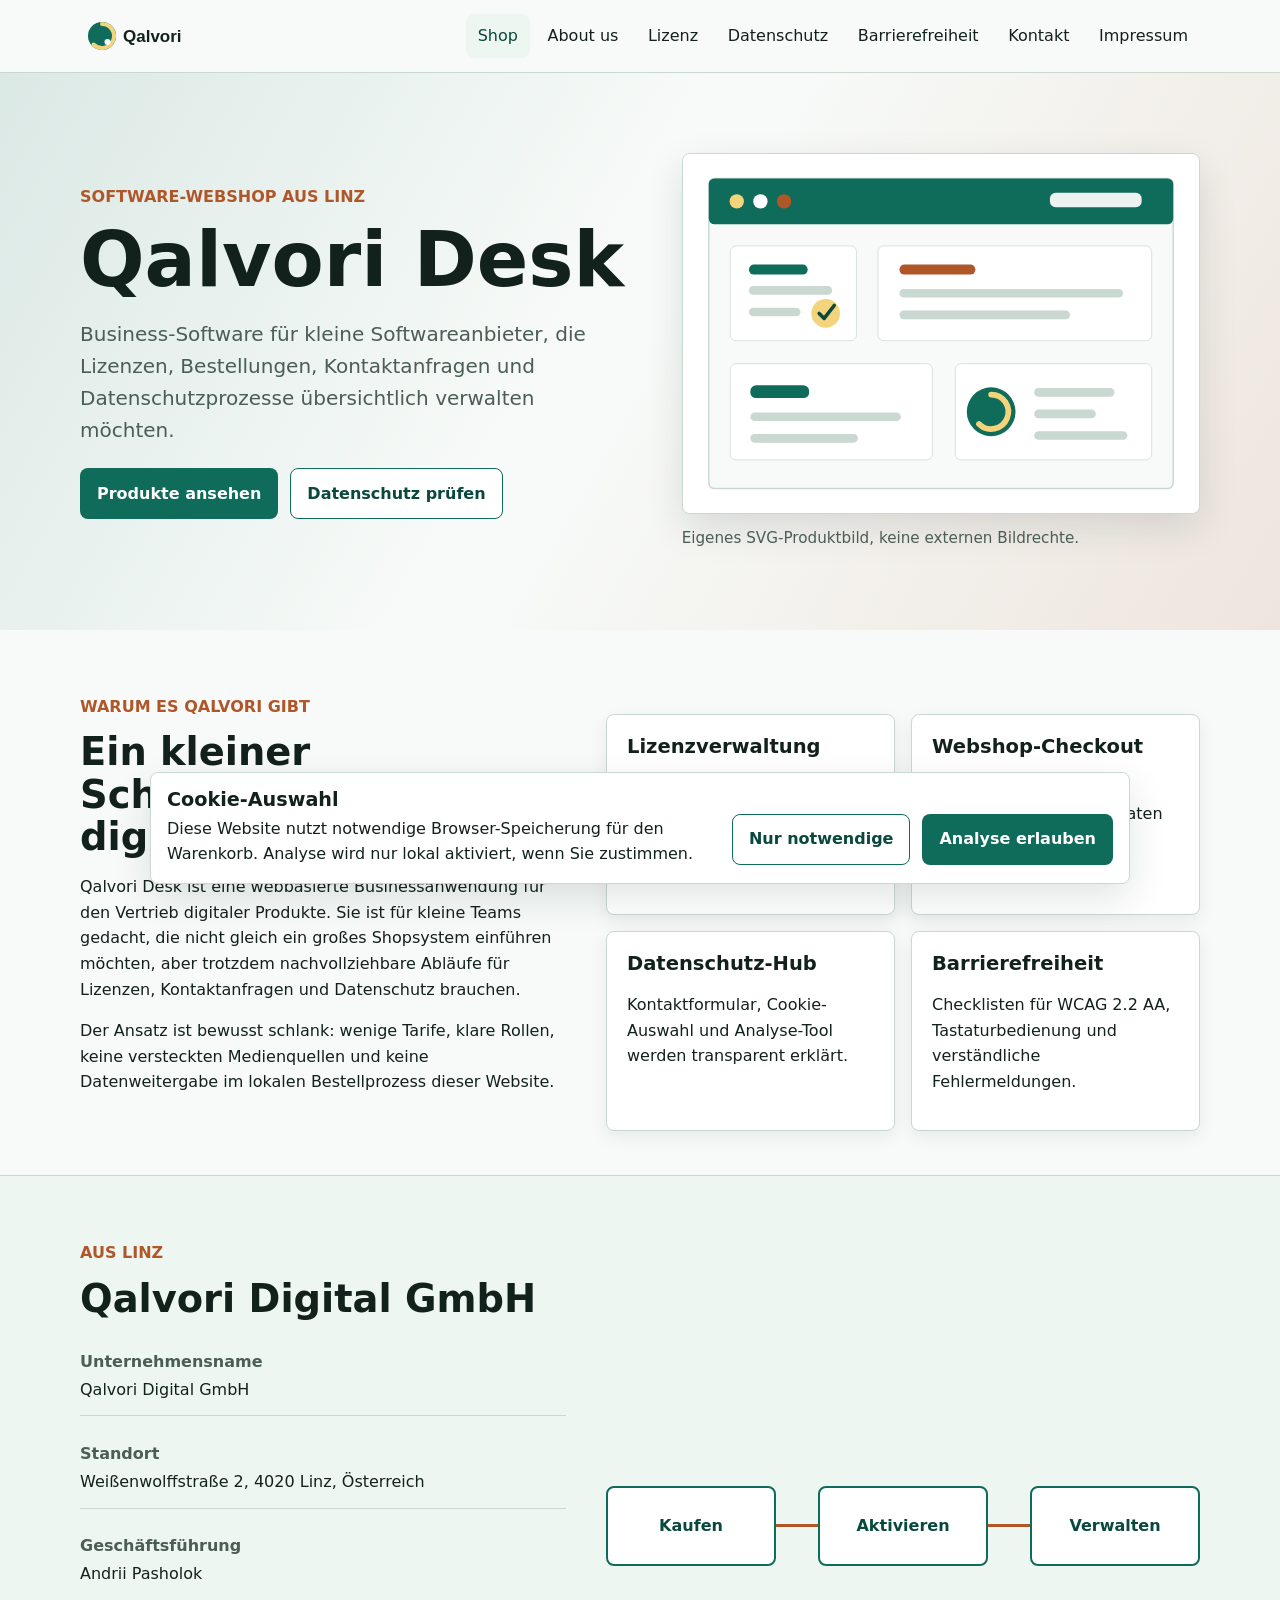
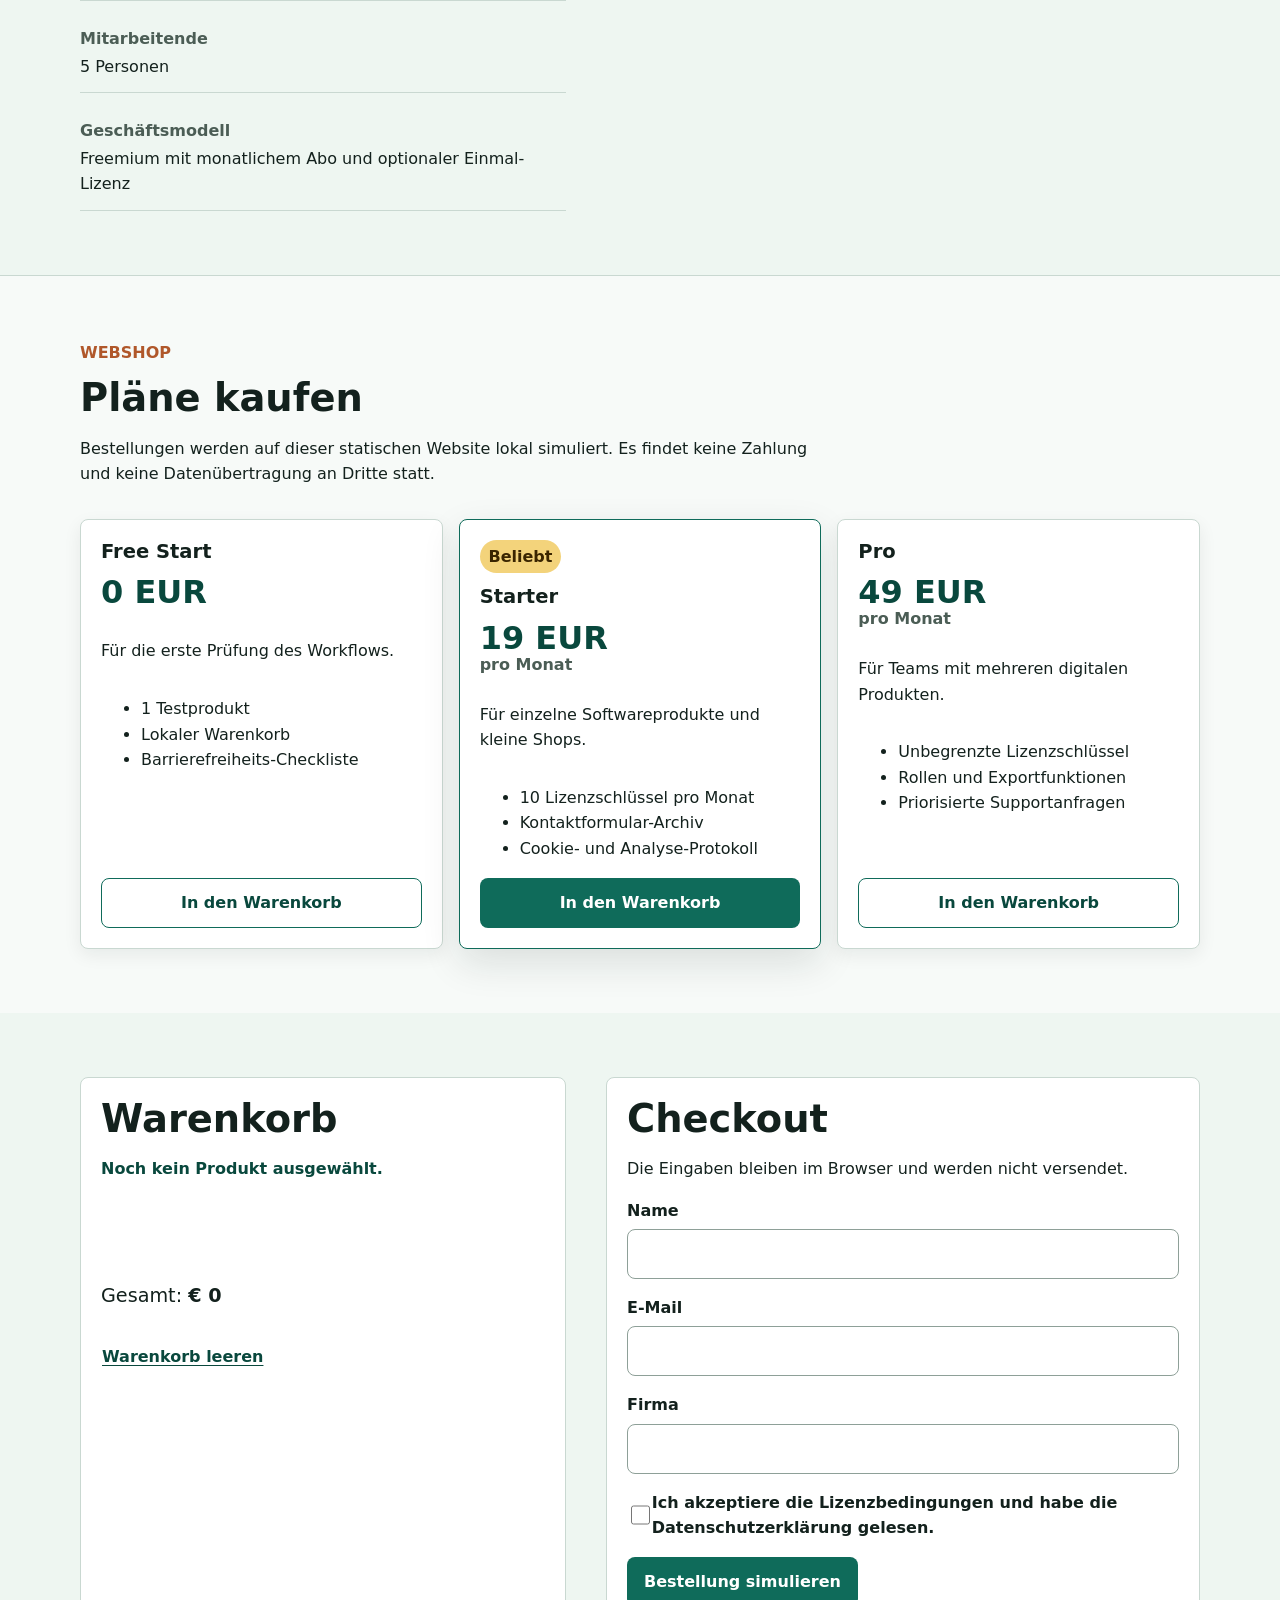
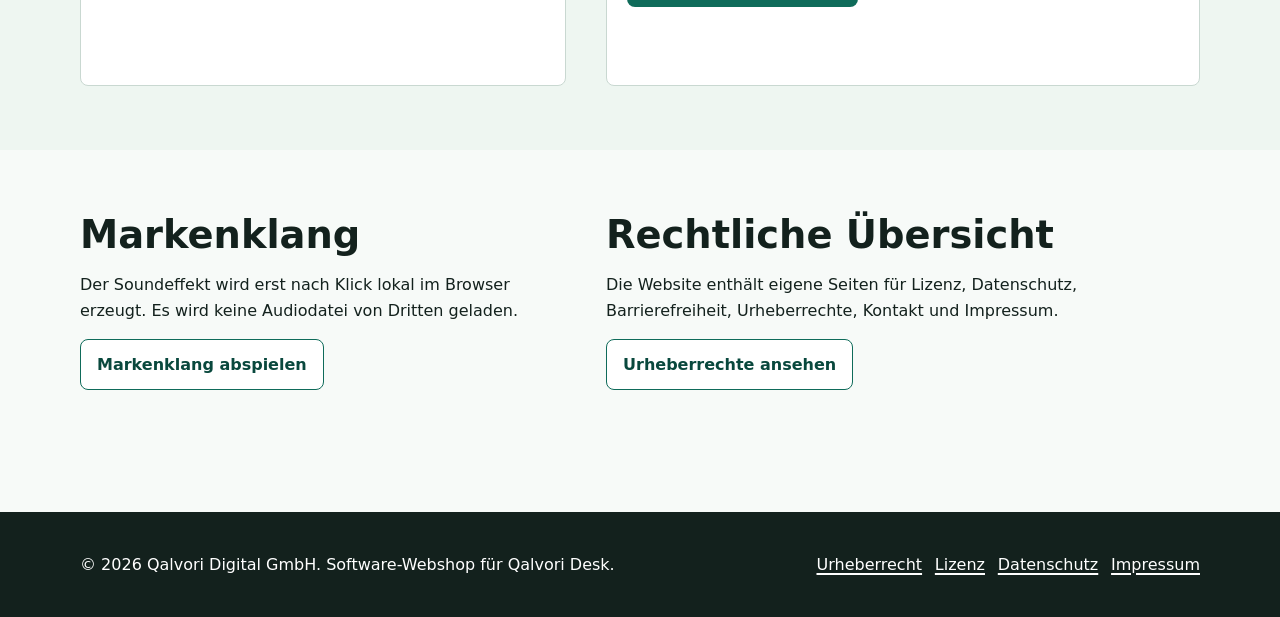
<file: index.html>
<!doctype html>
<html lang="de">
  <head>
    <meta charset="utf-8">
    <meta name="viewport" content="width=device-width, initial-scale=1">
    <title>Qalvori Desk - Webshop</title>
    <meta name="description" content="Qalvori Desk ist eine Business-Software fuer kleine Software-Webshops.">
    <link rel="icon" href="assets/favicon.svg" type="image/svg+xml">
    <link rel="stylesheet" href="assets/styles.css">
    <script src="assets/app.js" defer></script>
  </head>
  <body>
    <a class="skip-link" href="#main">Zum Inhalt springen</a>
    <header class="site-header">
      <div class="container header-grid">
        <a class="brand-link" href="index.html" aria-label="Qalvori Desk Startseite">
          <img src="assets/logo.svg" width="170" height="44" alt="Qalvori">
        </a>
        <nav class="main-nav" aria-label="Hauptnavigation">
          <button class="nav-toggle" type="button" aria-expanded="false" aria-controls="nav-list">Menü</button>
          <ul id="nav-list">
            <li><a href="index.html" aria-current="page">Shop</a></li>
            <li><a href="about.html">About us</a></li>
            <li><a href="lizenz.html">Lizenz</a></li>
            <li><a href="datenschutz.html">Datenschutz</a></li>
            <li><a href="barrierefreiheit.html">Barrierefreiheit</a></li>
            <li><a href="kontakt.html">Kontakt</a></li>
            <li><a href="impressum.html">Impressum</a></li>
          </ul>
        </nav>
      </div>
    </header>

    <main id="main">
      <section class="hero">
        <div class="container hero-grid">
          <div class="hero-copy">
            <p class="eyebrow">Software-Webshop aus Linz</p>
            <h1>Qalvori Desk</h1>
            <p class="lead">Business-Software für kleine Softwareanbieter, die Lizenzen, Bestellungen, Kontaktanfragen und Datenschutzprozesse übersichtlich verwalten möchten.</p>
            <div class="hero-actions" aria-label="Hauptaktionen">
              <a class="button primary" href="#produkte">Produkte ansehen</a>
              <a class="button secondary" href="datenschutz.html">Datenschutz prüfen</a>
            </div>
          </div>
          <figure class="hero-media">
            <img src="assets/dashboard-illustration.svg" width="720" height="500" alt="Abstrakte Darstellung eines Software-Dashboards mit Lizenz- und Datenschutzmodulen">
            <figcaption>Eigenes SVG-Produktbild, keine externen Bildrechte.</figcaption>
          </figure>
        </div>
      </section>

      <section class="section">
        <div class="container two-column story-block">
          <div>
            <p class="eyebrow">Warum es Qalvori gibt</p>
            <h2>Ein kleiner Schreibtisch für digitale Produkte</h2>
            <p>Qalvori Desk ist eine webbasierte Businessanwendung für den Vertrieb digitaler Produkte. Sie ist für kleine Teams gedacht, die nicht gleich ein großes Shopsystem einführen möchten, aber trotzdem nachvollziehbare Abläufe für Lizenzen, Kontaktanfragen und Datenschutz brauchen.</p>
            <p>Der Ansatz ist bewusst schlank: wenige Tarife, klare Rollen, keine versteckten Medienquellen und keine Datenweitergabe im lokalen Bestellprozess dieser Website.</p>
          </div>
          <div class="feature-list" aria-label="Funktionen von Qalvori Desk">
            <article class="feature-card">
              <h3>Lizenzverwaltung</h3>
              <p>Erzeugung von Lizenzschlüsseln, Planwechseln und Nutzungsprotokollen.</p>
            </article>
            <article class="feature-card">
              <h3>Webshop-Checkout</h3>
              <p>Lokale Bestellsimulation, Warenkorb, Rechnungsdaten und Bestellstatus ohne Serverübertragung.</p>
            </article>
            <article class="feature-card">
              <h3>Datenschutz-Hub</h3>
              <p>Kontaktformular, Cookie-Auswahl und Analyse-Tool werden transparent erklärt.</p>
            </article>
            <article class="feature-card">
              <h3>Barrierefreiheit</h3>
              <p>Checklisten für WCAG 2.2 AA, Tastaturbedienung und verständliche Fehlermeldungen.</p>
            </article>
          </div>
        </div>
      </section>

      <section class="section muted company-band">
        <div class="container business-grid">
          <div>
            <p class="eyebrow">Aus Linz</p>
            <h2>Qalvori Digital GmbH</h2>
            <dl class="facts">
              <div>
                <dt>Unternehmensname</dt>
                <dd>Qalvori Digital GmbH</dd>
              </div>
              <div>
                <dt>Standort</dt>
                <dd>Weißenwolffstraße 2, 4020 Linz, Österreich</dd>
              </div>
              <div>
                <dt>Geschäftsführung</dt>
                <dd>Andrii Pasholok</dd>
              </div>
              <div>
                <dt>Mitarbeitende</dt>
                <dd>5 Personen</dd>
              </div>
              <div>
                <dt>Geschäftsmodell</dt>
                <dd>Freemium mit monatlichem Abo und optionaler Einmal-Lizenz</dd>
              </div>
            </dl>
          </div>
          <div class="process-animation" role="img" aria-label="Animation mit drei Prozessschritten: kaufen, aktivieren, verwalten">
            <div class="process-step is-active">Kaufen</div>
            <div class="process-line"></div>
            <div class="process-step">Aktivieren</div>
            <div class="process-line"></div>
            <div class="process-step">Verwalten</div>
          </div>
        </div>
      </section>

      <section class="section" id="produkte" aria-labelledby="products-heading">
        <div class="container">
          <div class="section-heading">
            <p class="eyebrow">Webshop</p>
            <h2 id="products-heading">Pläne kaufen</h2>
            <p>Bestellungen werden auf dieser statischen Website lokal simuliert. Es findet keine Zahlung und keine Datenübertragung an Dritte statt.</p>
          </div>
          <div class="product-grid">
            <article class="product-card">
              <h3>Free Start</h3>
              <p class="price">0 EUR</p>
              <p>Für die erste Prüfung des Workflows.</p>
              <ul>
                <li>1 Testprodukt</li>
                <li>Lokaler Warenkorb</li>
                <li>Barrierefreiheits-Checkliste</li>
              </ul>
              <button type="button" class="button secondary add-to-cart" data-name="Free Start" data-price="0">In den Warenkorb</button>
            </article>
            <article class="product-card featured">
              <p class="badge">Beliebt</p>
              <h3>Starter</h3>
              <p class="price">19 EUR <span>pro Monat</span></p>
              <p>Für einzelne Softwareprodukte und kleine Shops.</p>
              <ul>
                <li>10 Lizenzschlüssel pro Monat</li>
                <li>Kontaktformular-Archiv</li>
                <li>Cookie- und Analyse-Protokoll</li>
              </ul>
              <button type="button" class="button primary add-to-cart" data-name="Starter" data-price="19">In den Warenkorb</button>
            </article>
            <article class="product-card">
              <h3>Pro</h3>
              <p class="price">49 EUR <span>pro Monat</span></p>
              <p>Für Teams mit mehreren digitalen Produkten.</p>
              <ul>
                <li>Unbegrenzte Lizenzschlüssel</li>
                <li>Rollen und Exportfunktionen</li>
                <li>Priorisierte Supportanfragen</li>
              </ul>
              <button type="button" class="button secondary add-to-cart" data-name="Pro" data-price="49">In den Warenkorb</button>
            </article>
          </div>
        </div>
      </section>

      <section class="section muted" aria-labelledby="cart-heading">
        <div class="container checkout-grid">
          <div class="cart-panel">
            <h2 id="cart-heading">Warenkorb</h2>
            <div id="cart-status" class="status" role="status" aria-live="polite">Noch kein Produkt ausgewählt.</div>
            <ul id="cart-items" class="cart-items" aria-label="Ausgewählte Produkte"></ul>
            <p class="cart-total">Gesamt: <strong id="cart-total">0 EUR</strong></p>
            <button type="button" class="button text-button" id="clear-cart">Warenkorb leeren</button>
          </div>
          <form class="checkout-form" id="checkout-form" novalidate>
            <h2>Checkout</h2>
            <p>Die Eingaben bleiben im Browser und werden nicht versendet.</p>
            <div class="form-field">
              <label for="customer-name">Name</label>
              <input id="customer-name" name="customer-name" autocomplete="name" required>
            </div>
            <div class="form-field">
              <label for="customer-email">E-Mail</label>
              <input id="customer-email" name="customer-email" type="email" autocomplete="email" required>
            </div>
            <div class="form-field">
              <label for="company">Firma</label>
              <input id="company" name="company" autocomplete="organization">
            </div>
            <div class="checkbox-field">
              <input id="terms" name="terms" type="checkbox" required>
              <label for="terms">Ich akzeptiere die Lizenzbedingungen und habe die Datenschutzerklärung gelesen.</label>
            </div>
            <button type="submit" class="button primary">Bestellung simulieren</button>
            <p id="checkout-message" class="status" role="status" aria-live="polite"></p>
          </form>
        </div>
      </section>

      <section class="section">
        <div class="container media-grid">
          <div>
            <h2>Markenklang</h2>
            <p>Der Soundeffekt wird erst nach Klick lokal im Browser erzeugt. Es wird keine Audiodatei von Dritten geladen.</p>
            <button type="button" class="button secondary" id="brand-sound">Markenklang abspielen</button>
            <p id="sound-status" class="status" role="status" aria-live="polite"></p>
          </div>
          <div>
            <h2>Rechtliche Übersicht</h2>
            <p>Die Website enthält eigene Seiten für Lizenz, Datenschutz, Barrierefreiheit, Urheberrechte, Kontakt und Impressum.</p>
            <a class="button secondary" href="urheberrecht.html">Urheberrechte ansehen</a>
          </div>
        </div>
      </section>
    </main>

    <div class="cookie-banner" id="cookie-banner" role="region" aria-label="Cookie-Auswahl" hidden>
      <div>
        <h2>Cookie-Auswahl</h2>
        <p>Diese Website nutzt notwendige Browser-Speicherung für den Warenkorb. Analyse wird nur lokal aktiviert, wenn Sie zustimmen.</p>
      </div>
      <div class="cookie-actions">
        <button type="button" class="button secondary" data-cookie-choice="necessary">Nur notwendige</button>
        <button type="button" class="button primary" data-cookie-choice="analytics">Analyse erlauben</button>
      </div>
    </div>

    <footer class="site-footer">
      <div class="container footer-grid">
        <p>&copy; 2026 Qalvori Digital GmbH. Software-Webshop für Qalvori Desk.</p>
        <ul>
          <li><a href="urheberrecht.html">Urheberrecht</a></li>
          <li><a href="lizenz.html">Lizenz</a></li>
          <li><a href="datenschutz.html">Datenschutz</a></li>
          <li><a href="impressum.html">Impressum</a></li>
        </ul>
      </div>
    </footer>
  </body>
</html>
</file>
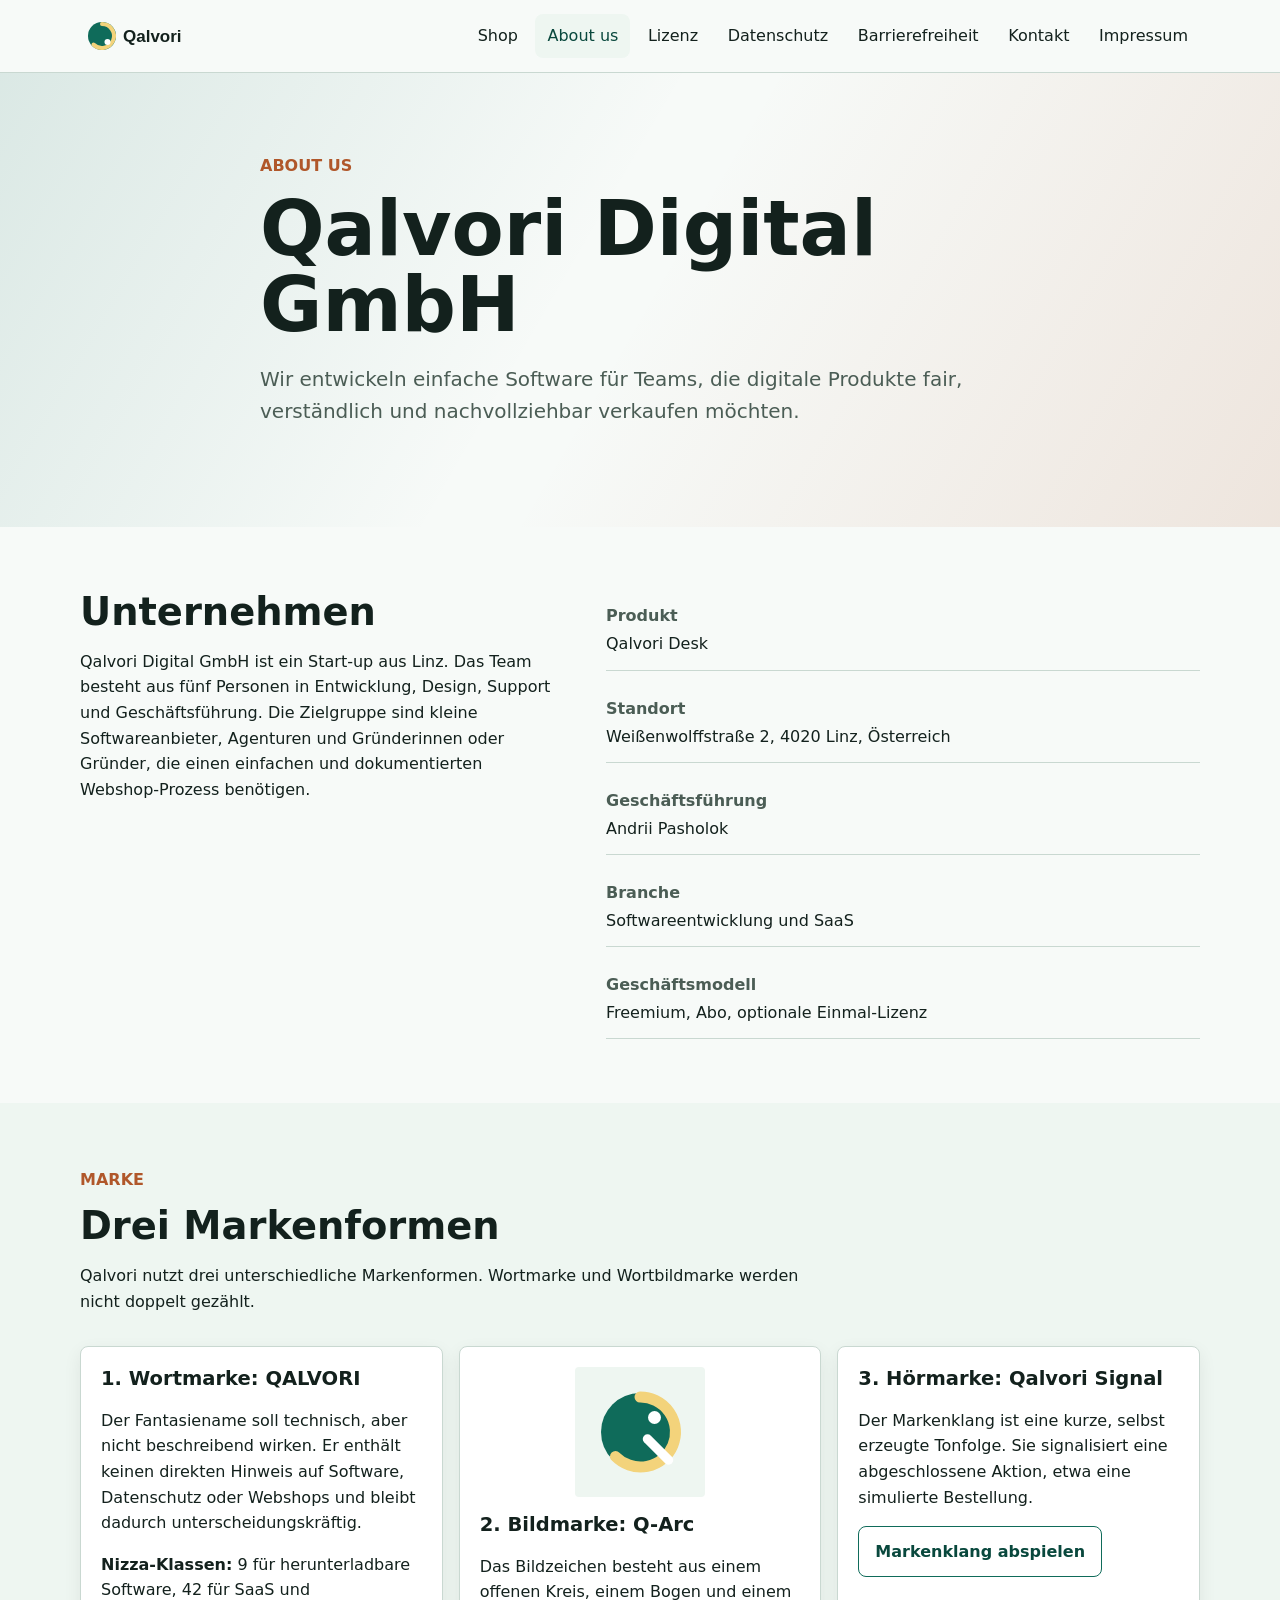
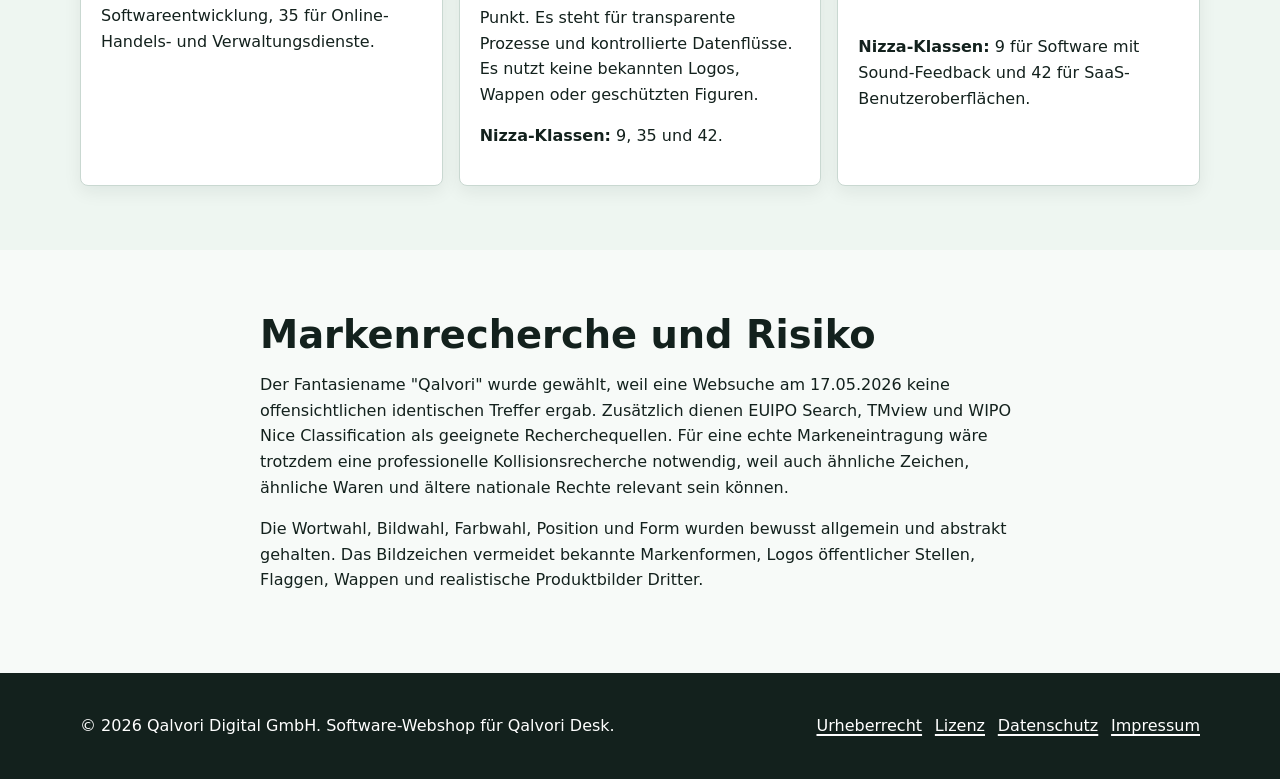
<file: about.html>
<!doctype html>
<html lang="de">
  <head>
    <meta charset="utf-8">
    <meta name="viewport" content="width=device-width, initial-scale=1">
    <title>About us - Qalvori Desk</title>
    <meta name="description" content="About us und Markenformen von Qalvori Digital GmbH.">
    <link rel="icon" href="assets/favicon.svg" type="image/svg+xml">
    <link rel="stylesheet" href="assets/styles.css">
    <script src="assets/app.js" defer></script>
  </head>
  <body>
    <a class="skip-link" href="#main">Zum Inhalt springen</a>
    <header class="site-header">
      <div class="container header-grid">
        <a class="brand-link" href="index.html" aria-label="Qalvori Desk Startseite">
          <img src="assets/logo.svg" width="170" height="44" alt="Qalvori">
        </a>
        <nav class="main-nav" aria-label="Hauptnavigation">
          <button class="nav-toggle" type="button" aria-expanded="false" aria-controls="nav-list">Menü</button>
          <ul id="nav-list">
            <li><a href="index.html">Shop</a></li>
            <li><a href="about.html" aria-current="page">About us</a></li>
            <li><a href="lizenz.html">Lizenz</a></li>
            <li><a href="datenschutz.html">Datenschutz</a></li>
            <li><a href="barrierefreiheit.html">Barrierefreiheit</a></li>
            <li><a href="kontakt.html">Kontakt</a></li>
            <li><a href="impressum.html">Impressum</a></li>
          </ul>
        </nav>
      </div>
    </header>

    <main id="main">
      <section class="page-hero">
        <div class="container narrow">
          <p class="eyebrow">About us</p>
          <h1>Qalvori Digital GmbH</h1>
          <p class="lead">Wir entwickeln einfache Software für Teams, die digitale Produkte fair, verständlich und nachvollziehbar verkaufen möchten.</p>
        </div>
      </section>

      <section class="section">
        <div class="container two-column">
          <div>
            <h2>Unternehmen</h2>
            <p>Qalvori Digital GmbH ist ein Start-up aus Linz. Das Team besteht aus fünf Personen in Entwicklung, Design, Support und Geschäftsführung. Die Zielgruppe sind kleine Softwareanbieter, Agenturen und Gründerinnen oder Gründer, die einen einfachen und dokumentierten Webshop-Prozess benötigen.</p>
          </div>
          <dl class="facts">
            <div>
              <dt>Produkt</dt>
              <dd>Qalvori Desk</dd>
            </div>
            <div>
              <dt>Standort</dt>
              <dd>Weißenwolffstraße 2, 4020 Linz, Österreich</dd>
            </div>
            <div>
              <dt>Geschäftsführung</dt>
              <dd>Andrii Pasholok</dd>
            </div>
            <div>
              <dt>Branche</dt>
              <dd>Softwareentwicklung und SaaS</dd>
            </div>
            <div>
              <dt>Geschäftsmodell</dt>
              <dd>Freemium, Abo, optionale Einmal-Lizenz</dd>
            </div>
          </dl>
        </div>
      </section>

      <section class="section muted" aria-labelledby="brand-heading">
        <div class="container">
          <div class="section-heading">
            <p class="eyebrow">Marke</p>
            <h2 id="brand-heading">Drei Markenformen</h2>
            <p>Qalvori nutzt drei unterschiedliche Markenformen. Wortmarke und Wortbildmarke werden nicht doppelt gezählt.</p>
          </div>
          <div class="brand-grid">
            <article class="brand-card">
              <h3>1. Wortmarke: QALVORI</h3>
              <p>Der Fantasiename soll technisch, aber nicht beschreibend wirken. Er enthält keinen direkten Hinweis auf Software, Datenschutz oder Webshops und bleibt dadurch unterscheidungskräftig.</p>
              <p><strong>Nizza-Klassen:</strong> 9 für herunterladbare Software, 42 für SaaS und Softwareentwicklung, 35 für Online-Handels- und Verwaltungsdienste.</p>
            </article>
            <article class="brand-card">
              <img src="assets/brand-symbol.svg" width="130" height="130" alt="Abstraktes Qalvori Bildzeichen aus Kreis, Bogen und Punkt">
              <h3>2. Bildmarke: Q-Arc</h3>
              <p>Das Bildzeichen besteht aus einem offenen Kreis, einem Bogen und einem Punkt. Es steht für transparente Prozesse und kontrollierte Datenflüsse. Es nutzt keine bekannten Logos, Wappen oder geschützten Figuren.</p>
              <p><strong>Nizza-Klassen:</strong> 9, 35 und 42.</p>
            </article>
            <article class="brand-card">
              <h3>3. Hörmarke: Qalvori Signal</h3>
              <p>Der Markenklang ist eine kurze, selbst erzeugte Tonfolge. Sie signalisiert eine abgeschlossene Aktion, etwa eine simulierte Bestellung.</p>
              <button type="button" class="button secondary" id="brand-sound">Markenklang abspielen</button>
              <p id="sound-status" class="status" role="status" aria-live="polite"></p>
              <p><strong>Nizza-Klassen:</strong> 9 für Software mit Sound-Feedback und 42 für SaaS-Benutzeroberflächen.</p>
            </article>
          </div>
        </div>
      </section>

      <section class="section">
        <div class="container narrow">
          <h2>Markenrecherche und Risiko</h2>
          <p>Der Fantasiename "Qalvori" wurde gewählt, weil eine Websuche am 17.05.2026 keine offensichtlichen identischen Treffer ergab. Zusätzlich dienen EUIPO Search, TMview und WIPO Nice Classification als geeignete Recherchequellen. Für eine echte Markeneintragung wäre trotzdem eine professionelle Kollisionsrecherche notwendig, weil auch ähnliche Zeichen, ähnliche Waren und ältere nationale Rechte relevant sein können.</p>
          <p>Die Wortwahl, Bildwahl, Farbwahl, Position und Form wurden bewusst allgemein und abstrakt gehalten. Das Bildzeichen vermeidet bekannte Markenformen, Logos öffentlicher Stellen, Flaggen, Wappen und realistische Produktbilder Dritter.</p>
        </div>
      </section>
    </main>

    <footer class="site-footer">
      <div class="container footer-grid">
        <p>&copy; 2026 Qalvori Digital GmbH. Software-Webshop für Qalvori Desk.</p>
        <ul>
          <li><a href="urheberrecht.html">Urheberrecht</a></li>
          <li><a href="lizenz.html">Lizenz</a></li>
          <li><a href="datenschutz.html">Datenschutz</a></li>
          <li><a href="impressum.html">Impressum</a></li>
        </ul>
      </div>
    </footer>
  </body>
</html>
</file>
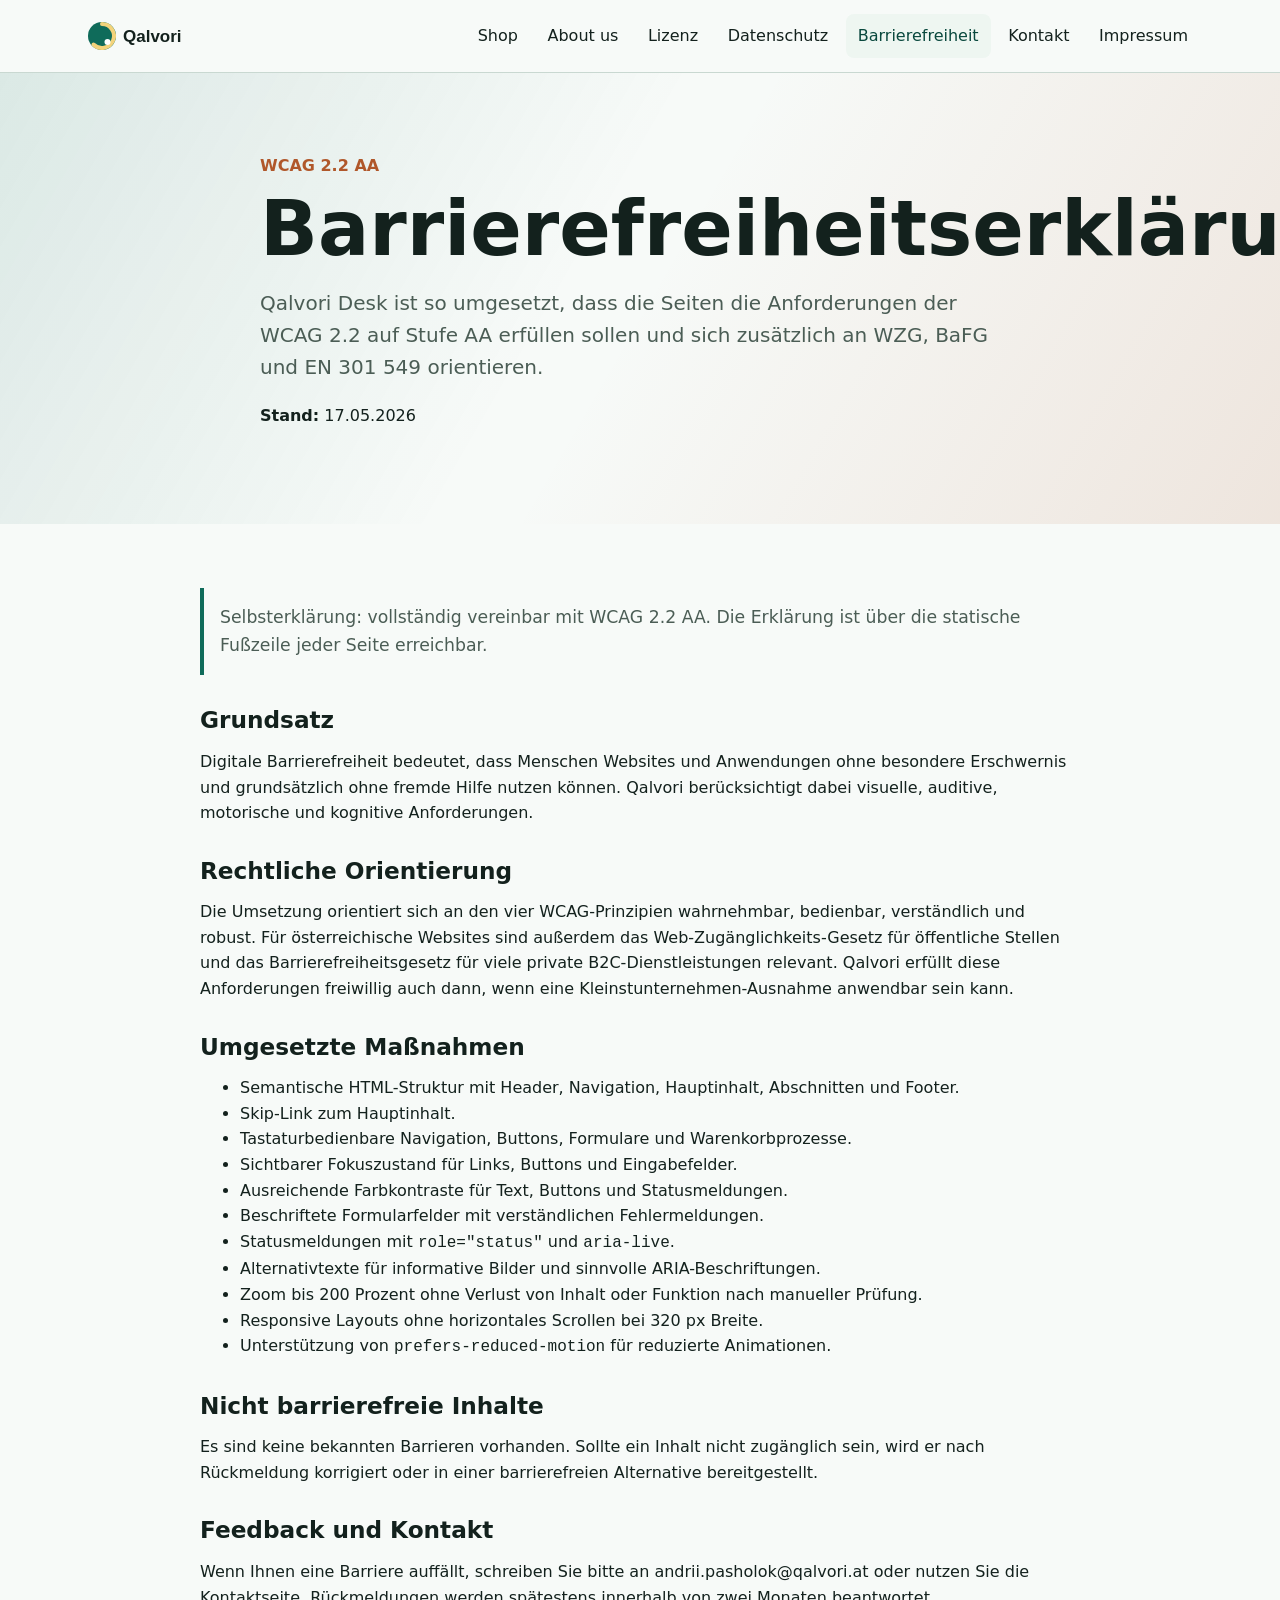
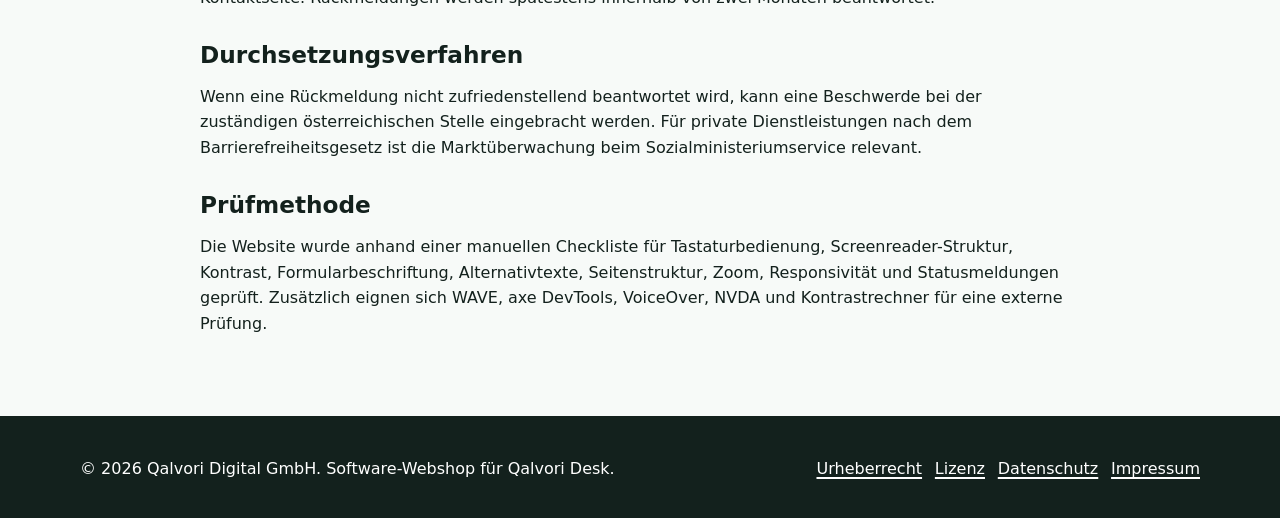
<file: barrierefreiheit.html>
<!doctype html>
<html lang="de">
  <head>
    <meta charset="utf-8">
    <meta name="viewport" content="width=device-width, initial-scale=1">
    <title>Barrierefreiheit - Qalvori Desk</title>
    <meta name="description" content="Barrierefreiheitserklaerung nach WCAG 2.2 AA.">
    <link rel="icon" href="assets/favicon.svg" type="image/svg+xml">
    <link rel="stylesheet" href="assets/styles.css">
    <script src="assets/app.js" defer></script>
  </head>
  <body>
    <a class="skip-link" href="#main">Zum Inhalt springen</a>
    <header class="site-header">
      <div class="container header-grid">
        <a class="brand-link" href="index.html" aria-label="Qalvori Desk Startseite">
          <img src="assets/logo.svg" width="170" height="44" alt="Qalvori">
        </a>
        <nav class="main-nav" aria-label="Hauptnavigation">
          <button class="nav-toggle" type="button" aria-expanded="false" aria-controls="nav-list">Menü</button>
          <ul id="nav-list">
            <li><a href="index.html">Shop</a></li>
            <li><a href="about.html">About us</a></li>
            <li><a href="lizenz.html">Lizenz</a></li>
            <li><a href="datenschutz.html">Datenschutz</a></li>
            <li><a href="barrierefreiheit.html" aria-current="page">Barrierefreiheit</a></li>
            <li><a href="kontakt.html">Kontakt</a></li>
            <li><a href="impressum.html">Impressum</a></li>
          </ul>
        </nav>
      </div>
    </header>

    <main id="main">
      <section class="page-hero">
        <div class="container narrow">
          <p class="eyebrow">WCAG 2.2 AA</p>
          <h1>Barrierefreiheitserklärung</h1>
          <p class="lead">Qalvori Desk ist so umgesetzt, dass die Seiten die Anforderungen der WCAG 2.2 auf Stufe AA erfüllen sollen und sich zusätzlich an WZG, BaFG und EN 301 549 orientieren.</p>
          <p><strong>Stand:</strong> 17.05.2026</p>
        </div>
      </section>

      <section class="section">
        <div class="container legal-single">
          <div class="legal-text">
            <p class="legal-intro">Selbsterklärung: vollständig vereinbar mit WCAG 2.2 AA. Die Erklärung ist über die statische Fußzeile jeder Seite erreichbar.</p>
            <h2>Grundsatz</h2>
            <p>Digitale Barrierefreiheit bedeutet, dass Menschen Websites und Anwendungen ohne besondere Erschwernis und grundsätzlich ohne fremde Hilfe nutzen können. Qalvori berücksichtigt dabei visuelle, auditive, motorische und kognitive Anforderungen.</p>

            <h2>Rechtliche Orientierung</h2>
            <p>Die Umsetzung orientiert sich an den vier WCAG-Prinzipien wahrnehmbar, bedienbar, verständlich und robust. Für österreichische Websites sind außerdem das Web-Zugänglichkeits-Gesetz für öffentliche Stellen und das Barrierefreiheitsgesetz für viele private B2C-Dienstleistungen relevant. Qalvori erfüllt diese Anforderungen freiwillig auch dann, wenn eine Kleinstunternehmen-Ausnahme anwendbar sein kann.</p>

            <h2>Umgesetzte Maßnahmen</h2>
            <ul>
              <li>Semantische HTML-Struktur mit Header, Navigation, Hauptinhalt, Abschnitten und Footer.</li>
              <li>Skip-Link zum Hauptinhalt.</li>
              <li>Tastaturbedienbare Navigation, Buttons, Formulare und Warenkorbprozesse.</li>
              <li>Sichtbarer Fokuszustand für Links, Buttons und Eingabefelder.</li>
              <li>Ausreichende Farbkontraste für Text, Buttons und Statusmeldungen.</li>
              <li>Beschriftete Formularfelder mit verständlichen Fehlermeldungen.</li>
              <li>Statusmeldungen mit <code>role="status"</code> und <code>aria-live</code>.</li>
              <li>Alternativtexte für informative Bilder und sinnvolle ARIA-Beschriftungen.</li>
              <li>Zoom bis 200 Prozent ohne Verlust von Inhalt oder Funktion nach manueller Prüfung.</li>
              <li>Responsive Layouts ohne horizontales Scrollen bei 320 px Breite.</li>
              <li>Unterstützung von <code>prefers-reduced-motion</code> für reduzierte Animationen.</li>
            </ul>

            <h2>Nicht barrierefreie Inhalte</h2>
            <p>Es sind keine bekannten Barrieren vorhanden. Sollte ein Inhalt nicht zugänglich sein, wird er nach Rückmeldung korrigiert oder in einer barrierefreien Alternative bereitgestellt.</p>

            <h2>Feedback und Kontakt</h2>
            <p>Wenn Ihnen eine Barriere auffällt, schreiben Sie bitte an andrii.pasholok@qalvori.at oder nutzen Sie die Kontaktseite. Rückmeldungen werden spätestens innerhalb von zwei Monaten beantwortet.</p>

            <h2>Durchsetzungsverfahren</h2>
            <p>Wenn eine Rückmeldung nicht zufriedenstellend beantwortet wird, kann eine Beschwerde bei der zuständigen österreichischen Stelle eingebracht werden. Für private Dienstleistungen nach dem Barrierefreiheitsgesetz ist die Marktüberwachung beim Sozialministeriumservice relevant.</p>

            <h2>Prüfmethode</h2>
            <p>Die Website wurde anhand einer manuellen Checkliste für Tastaturbedienung, Screenreader-Struktur, Kontrast, Formularbeschriftung, Alternativtexte, Seitenstruktur, Zoom, Responsivität und Statusmeldungen geprüft. Zusätzlich eignen sich WAVE, axe DevTools, VoiceOver, NVDA und Kontrastrechner für eine externe Prüfung.</p>
          </div>
        </div>
      </section>
    </main>

    <footer class="site-footer">
      <div class="container footer-grid">
        <p>&copy; 2026 Qalvori Digital GmbH. Software-Webshop für Qalvori Desk.</p>
        <ul>
          <li><a href="urheberrecht.html">Urheberrecht</a></li>
          <li><a href="lizenz.html">Lizenz</a></li>
          <li><a href="datenschutz.html">Datenschutz</a></li>
          <li><a href="impressum.html">Impressum</a></li>
        </ul>
      </div>
    </footer>
  </body>
</html>
</file>
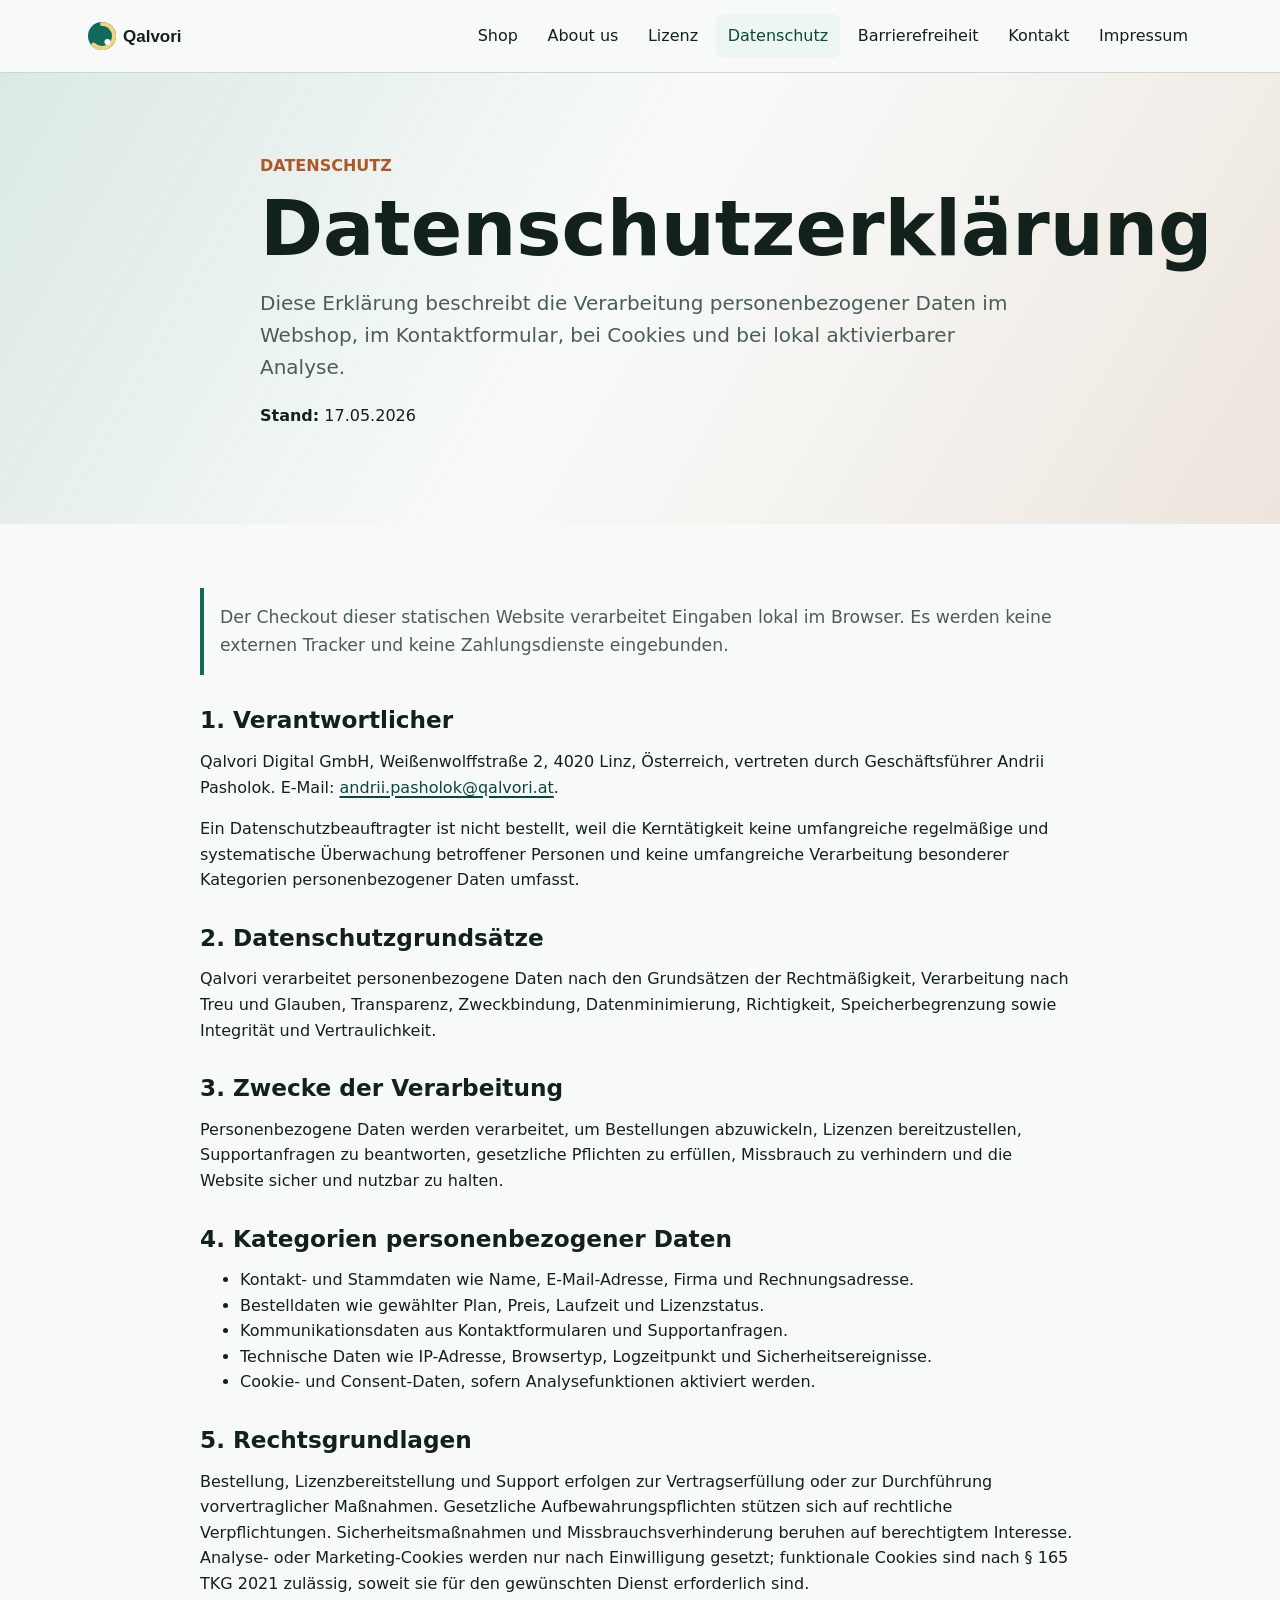
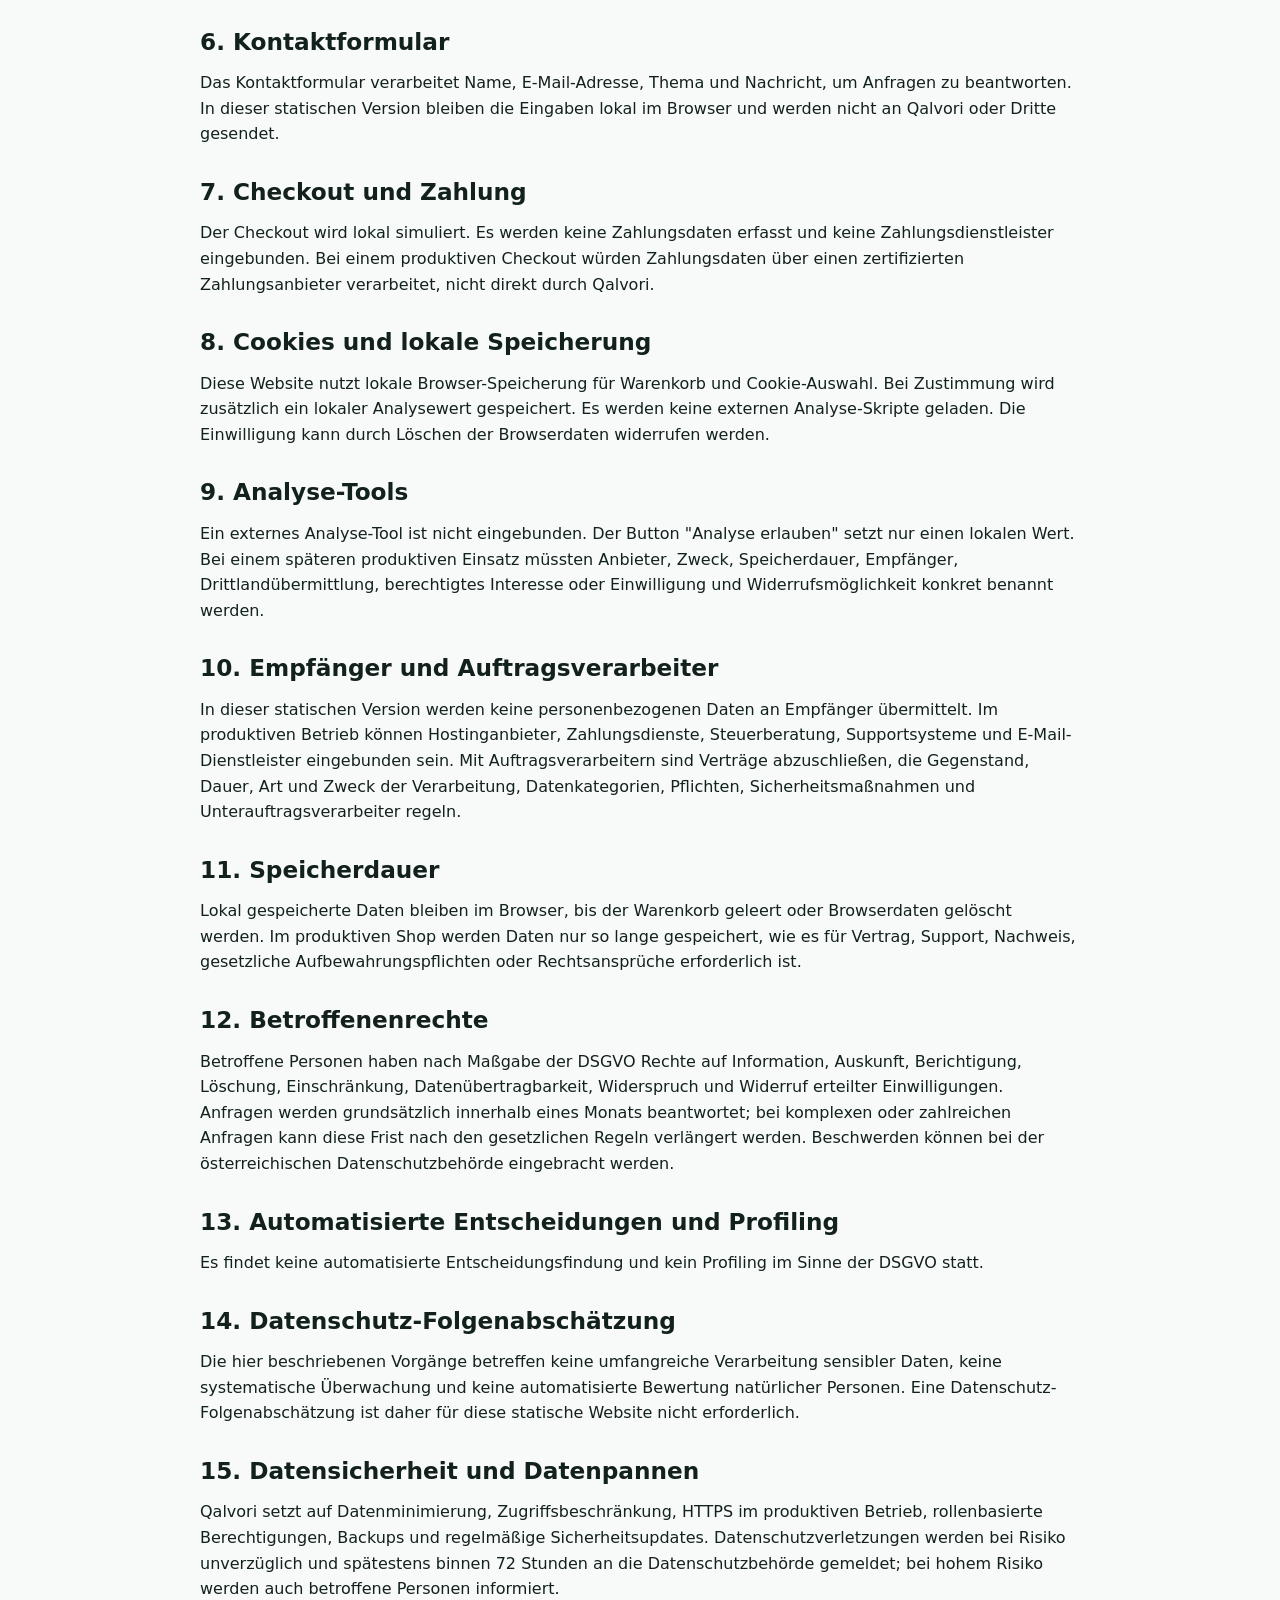
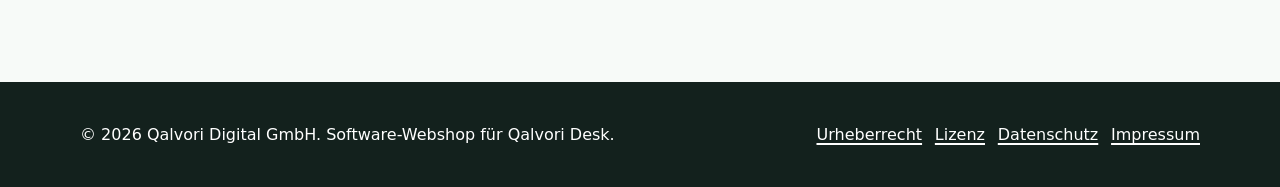
<file: datenschutz.html>
<!doctype html>
<html lang="de">
  <head>
    <meta charset="utf-8">
    <meta name="viewport" content="width=device-width, initial-scale=1">
    <title>Datenschutzerklärung - Qalvori Desk</title>
    <meta name="description" content="Datenschutzerklaerung fuer den Qalvori Desk Webshop.">
    <link rel="icon" href="assets/favicon.svg" type="image/svg+xml">
    <link rel="stylesheet" href="assets/styles.css">
    <script src="assets/app.js" defer></script>
  </head>
  <body>
    <a class="skip-link" href="#main">Zum Inhalt springen</a>
    <header class="site-header">
      <div class="container header-grid">
        <a class="brand-link" href="index.html" aria-label="Qalvori Desk Startseite">
          <img src="assets/logo.svg" width="170" height="44" alt="Qalvori">
        </a>
        <nav class="main-nav" aria-label="Hauptnavigation">
          <button class="nav-toggle" type="button" aria-expanded="false" aria-controls="nav-list">Menü</button>
          <ul id="nav-list">
            <li><a href="index.html">Shop</a></li>
            <li><a href="about.html">About us</a></li>
            <li><a href="lizenz.html">Lizenz</a></li>
            <li><a href="datenschutz.html" aria-current="page">Datenschutz</a></li>
            <li><a href="barrierefreiheit.html">Barrierefreiheit</a></li>
            <li><a href="kontakt.html">Kontakt</a></li>
            <li><a href="impressum.html">Impressum</a></li>
          </ul>
        </nav>
      </div>
    </header>

    <main id="main">
      <section class="page-hero">
        <div class="container narrow">
          <p class="eyebrow">Datenschutz</p>
          <h1>Datenschutzerklärung</h1>
          <p class="lead">Diese Erklärung beschreibt die Verarbeitung personenbezogener Daten im Webshop, im Kontaktformular, bei Cookies und bei lokal aktivierbarer Analyse.</p>
          <p><strong>Stand:</strong> 17.05.2026</p>
        </div>
      </section>

      <section class="section">
        <div class="container legal-single">
          <div class="legal-text">
            <p class="legal-intro">Der Checkout dieser statischen Website verarbeitet Eingaben lokal im Browser. Es werden keine externen Tracker und keine Zahlungsdienste eingebunden.</p>
            <h2>1. Verantwortlicher</h2>
            <p>Qalvori Digital GmbH, Weißenwolffstraße 2, 4020 Linz, Österreich, vertreten durch Geschäftsführer Andrii Pasholok. E-Mail: <a href="mailto:andrii.pasholok@qalvori.at">andrii.pasholok@qalvori.at</a>.</p>
            <p>Ein Datenschutzbeauftragter ist nicht bestellt, weil die Kerntätigkeit keine umfangreiche regelmäßige und systematische Überwachung betroffener Personen und keine umfangreiche Verarbeitung besonderer Kategorien personenbezogener Daten umfasst.</p>

            <h2>2. Datenschutzgrundsätze</h2>
            <p>Qalvori verarbeitet personenbezogene Daten nach den Grundsätzen der Rechtmäßigkeit, Verarbeitung nach Treu und Glauben, Transparenz, Zweckbindung, Datenminimierung, Richtigkeit, Speicherbegrenzung sowie Integrität und Vertraulichkeit.</p>

            <h2>3. Zwecke der Verarbeitung</h2>
            <p>Personenbezogene Daten werden verarbeitet, um Bestellungen abzuwickeln, Lizenzen bereitzustellen, Supportanfragen zu beantworten, gesetzliche Pflichten zu erfüllen, Missbrauch zu verhindern und die Website sicher und nutzbar zu halten.</p>

            <h2>4. Kategorien personenbezogener Daten</h2>
            <ul>
              <li>Kontakt- und Stammdaten wie Name, E-Mail-Adresse, Firma und Rechnungsadresse.</li>
              <li>Bestelldaten wie gewählter Plan, Preis, Laufzeit und Lizenzstatus.</li>
              <li>Kommunikationsdaten aus Kontaktformularen und Supportanfragen.</li>
              <li>Technische Daten wie IP-Adresse, Browsertyp, Logzeitpunkt und Sicherheitsereignisse.</li>
              <li>Cookie- und Consent-Daten, sofern Analysefunktionen aktiviert werden.</li>
            </ul>

            <h2>5. Rechtsgrundlagen</h2>
            <p>Bestellung, Lizenzbereitstellung und Support erfolgen zur Vertragserfüllung oder zur Durchführung vorvertraglicher Maßnahmen. Gesetzliche Aufbewahrungspflichten stützen sich auf rechtliche Verpflichtungen. Sicherheitsmaßnahmen und Missbrauchsverhinderung beruhen auf berechtigtem Interesse. Analyse- oder Marketing-Cookies werden nur nach Einwilligung gesetzt; funktionale Cookies sind nach § 165 TKG 2021 zulässig, soweit sie für den gewünschten Dienst erforderlich sind.</p>

            <h2>6. Kontaktformular</h2>
            <p>Das Kontaktformular verarbeitet Name, E-Mail-Adresse, Thema und Nachricht, um Anfragen zu beantworten. In dieser statischen Version bleiben die Eingaben lokal im Browser und werden nicht an Qalvori oder Dritte gesendet.</p>

            <h2>7. Checkout und Zahlung</h2>
            <p>Der Checkout wird lokal simuliert. Es werden keine Zahlungsdaten erfasst und keine Zahlungsdienstleister eingebunden. Bei einem produktiven Checkout würden Zahlungsdaten über einen zertifizierten Zahlungsanbieter verarbeitet, nicht direkt durch Qalvori.</p>

            <h2>8. Cookies und lokale Speicherung</h2>
            <p>Diese Website nutzt lokale Browser-Speicherung für Warenkorb und Cookie-Auswahl. Bei Zustimmung wird zusätzlich ein lokaler Analysewert gespeichert. Es werden keine externen Analyse-Skripte geladen. Die Einwilligung kann durch Löschen der Browserdaten widerrufen werden.</p>

            <h2>9. Analyse-Tools</h2>
            <p>Ein externes Analyse-Tool ist nicht eingebunden. Der Button "Analyse erlauben" setzt nur einen lokalen Wert. Bei einem späteren produktiven Einsatz müssten Anbieter, Zweck, Speicherdauer, Empfänger, Drittlandübermittlung, berechtigtes Interesse oder Einwilligung und Widerrufsmöglichkeit konkret benannt werden.</p>

            <h2>10. Empfänger und Auftragsverarbeiter</h2>
            <p>In dieser statischen Version werden keine personenbezogenen Daten an Empfänger übermittelt. Im produktiven Betrieb können Hostinganbieter, Zahlungsdienste, Steuerberatung, Supportsysteme und E-Mail-Dienstleister eingebunden sein. Mit Auftragsverarbeitern sind Verträge abzuschließen, die Gegenstand, Dauer, Art und Zweck der Verarbeitung, Datenkategorien, Pflichten, Sicherheitsmaßnahmen und Unterauftragsverarbeiter regeln.</p>

            <h2>11. Speicherdauer</h2>
            <p>Lokal gespeicherte Daten bleiben im Browser, bis der Warenkorb geleert oder Browserdaten gelöscht werden. Im produktiven Shop werden Daten nur so lange gespeichert, wie es für Vertrag, Support, Nachweis, gesetzliche Aufbewahrungspflichten oder Rechtsansprüche erforderlich ist.</p>

            <h2>12. Betroffenenrechte</h2>
            <p>Betroffene Personen haben nach Maßgabe der DSGVO Rechte auf Information, Auskunft, Berichtigung, Löschung, Einschränkung, Datenübertragbarkeit, Widerspruch und Widerruf erteilter Einwilligungen. Anfragen werden grundsätzlich innerhalb eines Monats beantwortet; bei komplexen oder zahlreichen Anfragen kann diese Frist nach den gesetzlichen Regeln verlängert werden. Beschwerden können bei der österreichischen Datenschutzbehörde eingebracht werden.</p>

            <h2>13. Automatisierte Entscheidungen und Profiling</h2>
            <p>Es findet keine automatisierte Entscheidungsfindung und kein Profiling im Sinne der DSGVO statt.</p>

            <h2>14. Datenschutz-Folgenabschätzung</h2>
            <p>Die hier beschriebenen Vorgänge betreffen keine umfangreiche Verarbeitung sensibler Daten, keine systematische Überwachung und keine automatisierte Bewertung natürlicher Personen. Eine Datenschutz-Folgenabschätzung ist daher für diese statische Website nicht erforderlich.</p>

            <h2>15. Datensicherheit und Datenpannen</h2>
            <p>Qalvori setzt auf Datenminimierung, Zugriffsbeschränkung, HTTPS im produktiven Betrieb, rollenbasierte Berechtigungen, Backups und regelmäßige Sicherheitsupdates. Datenschutzverletzungen werden bei Risiko unverzüglich und spätestens binnen 72 Stunden an die Datenschutzbehörde gemeldet; bei hohem Risiko werden auch betroffene Personen informiert.</p>
          </div>
        </div>
      </section>
    </main>

    <footer class="site-footer">
      <div class="container footer-grid">
        <p>&copy; 2026 Qalvori Digital GmbH. Software-Webshop für Qalvori Desk.</p>
        <ul>
          <li><a href="urheberrecht.html">Urheberrecht</a></li>
          <li><a href="lizenz.html">Lizenz</a></li>
          <li><a href="datenschutz.html">Datenschutz</a></li>
          <li><a href="impressum.html">Impressum</a></li>
        </ul>
      </div>
    </footer>
  </body>
</html>
</file>
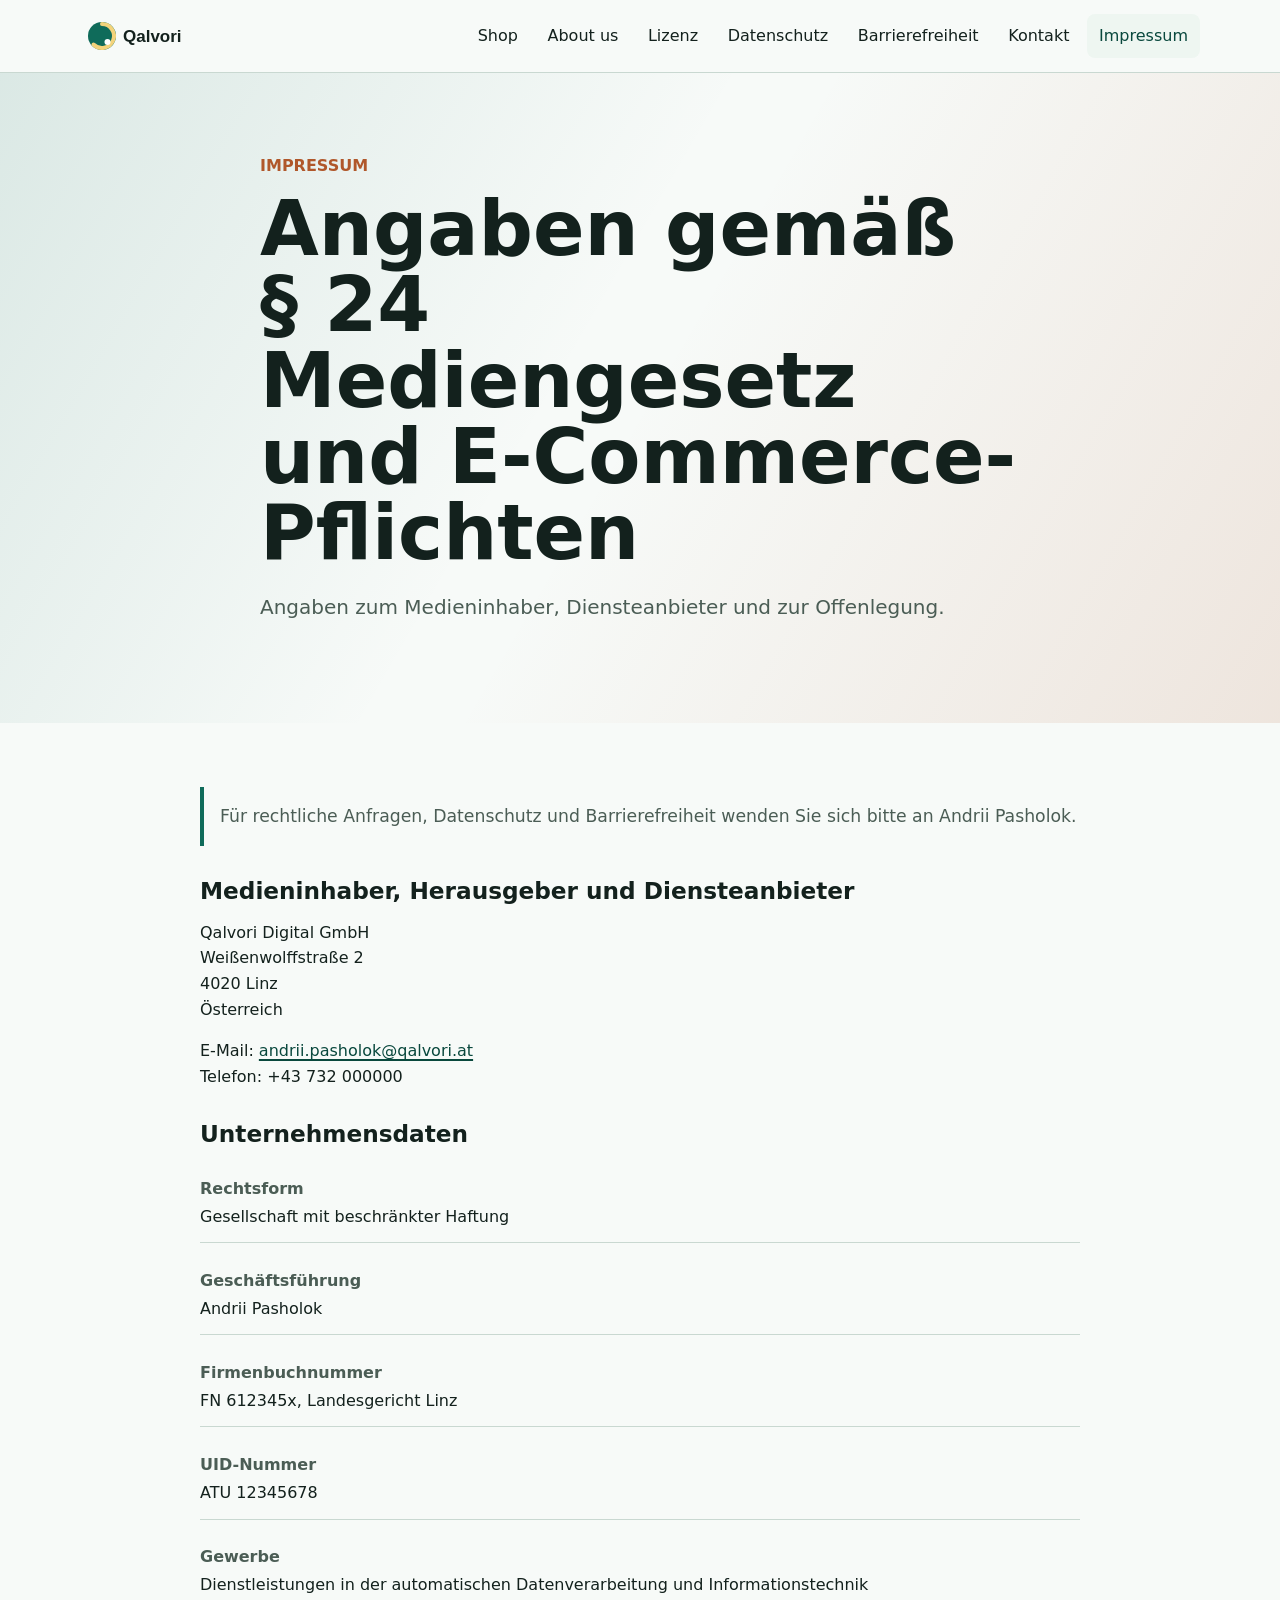
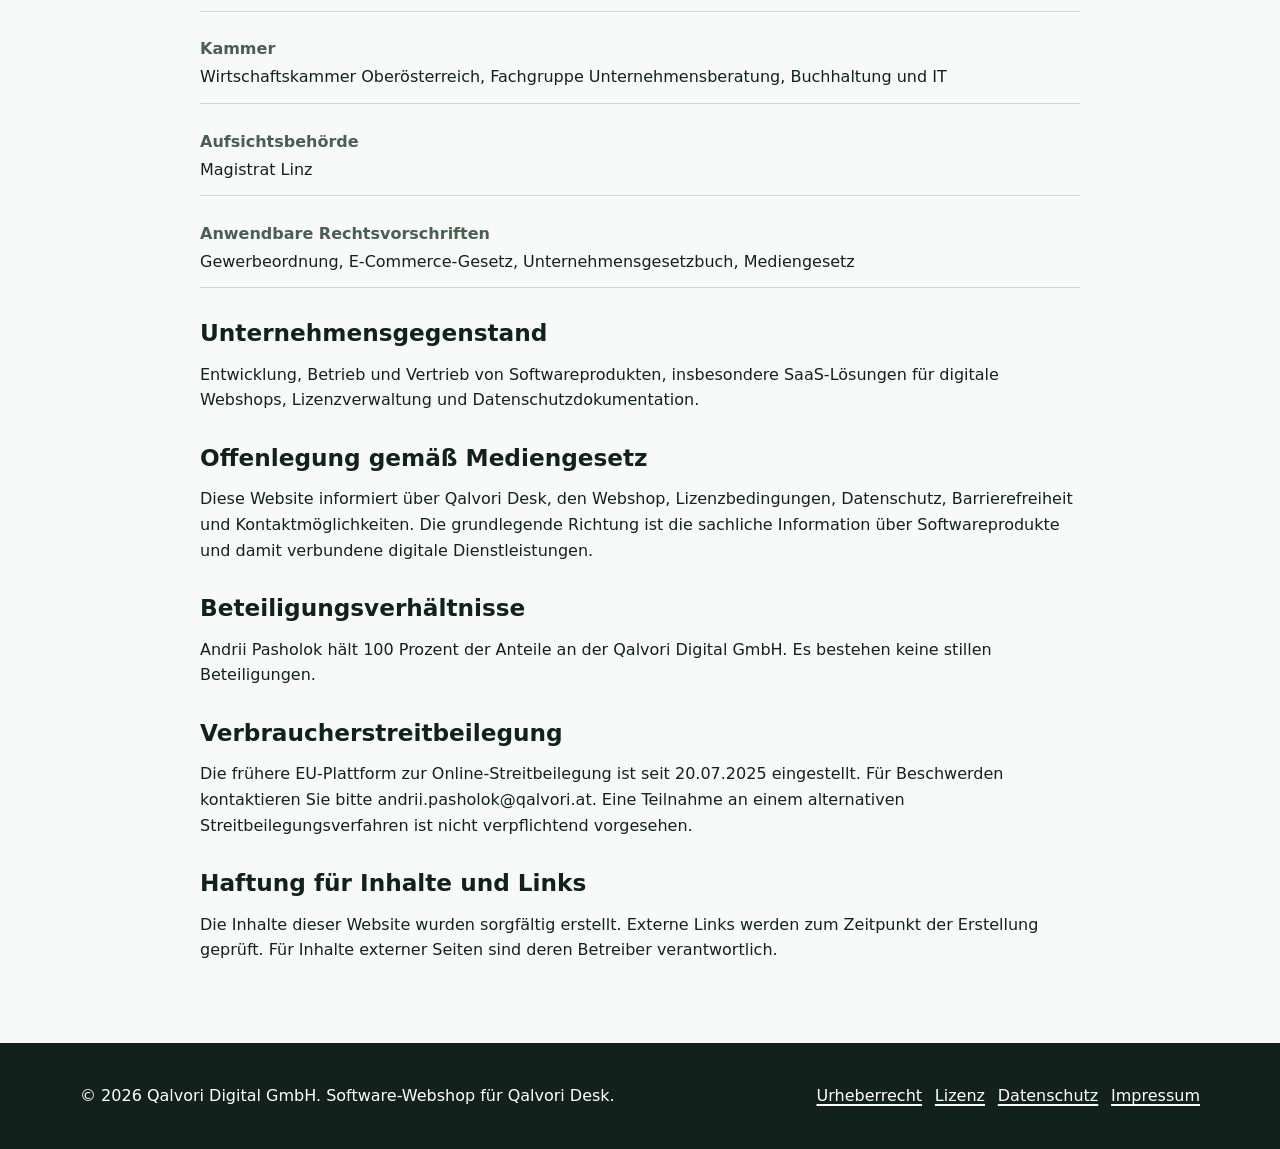
<file: impressum.html>
<!doctype html>
<html lang="de">
  <head>
    <meta charset="utf-8">
    <meta name="viewport" content="width=device-width, initial-scale=1">
    <title>Impressum - Qalvori Desk</title>
    <meta name="description" content="Impressum und Offenlegung fuer Qalvori Digital GmbH.">
    <link rel="icon" href="assets/favicon.svg" type="image/svg+xml">
    <link rel="stylesheet" href="assets/styles.css">
    <script src="assets/app.js" defer></script>
  </head>
  <body>
    <a class="skip-link" href="#main">Zum Inhalt springen</a>
    <header class="site-header">
      <div class="container header-grid">
        <a class="brand-link" href="index.html" aria-label="Qalvori Desk Startseite">
          <img src="assets/logo.svg" width="170" height="44" alt="Qalvori">
        </a>
        <nav class="main-nav" aria-label="Hauptnavigation">
          <button class="nav-toggle" type="button" aria-expanded="false" aria-controls="nav-list">Menü</button>
          <ul id="nav-list">
            <li><a href="index.html">Shop</a></li>
            <li><a href="about.html">About us</a></li>
            <li><a href="lizenz.html">Lizenz</a></li>
            <li><a href="datenschutz.html">Datenschutz</a></li>
            <li><a href="barrierefreiheit.html">Barrierefreiheit</a></li>
            <li><a href="kontakt.html">Kontakt</a></li>
            <li><a href="impressum.html" aria-current="page">Impressum</a></li>
          </ul>
        </nav>
      </div>
    </header>

    <main id="main">
      <section class="page-hero">
        <div class="container narrow">
          <p class="eyebrow">Impressum</p>
          <h1>Angaben gemäß § 24 Mediengesetz und E-Commerce-Pflichten</h1>
          <p class="lead">Angaben zum Medieninhaber, Diensteanbieter und zur Offenlegung.</p>
        </div>
      </section>

      <section class="section">
        <div class="container legal-single">
          <div class="legal-text">
            <p class="legal-intro">Für rechtliche Anfragen, Datenschutz und Barrierefreiheit wenden Sie sich bitte an Andrii Pasholok.</p>
            <h2>Medieninhaber, Herausgeber und Diensteanbieter</h2>
            <p>Qalvori Digital GmbH<br>Weißenwolffstraße 2<br>4020 Linz<br>Österreich</p>
            <p>E-Mail: <a href="mailto:andrii.pasholok@qalvori.at">andrii.pasholok@qalvori.at</a><br>Telefon: +43 732 000000</p>

            <h2>Unternehmensdaten</h2>
            <dl class="facts">
              <div>
                <dt>Rechtsform</dt>
                <dd>Gesellschaft mit beschränkter Haftung</dd>
              </div>
              <div>
                <dt>Geschäftsführung</dt>
                <dd>Andrii Pasholok</dd>
              </div>
              <div>
                <dt>Firmenbuchnummer</dt>
                <dd>FN 612345x, Landesgericht Linz</dd>
              </div>
              <div>
                <dt>UID-Nummer</dt>
                <dd>ATU 12345678</dd>
              </div>
              <div>
                <dt>Gewerbe</dt>
                <dd>Dienstleistungen in der automatischen Datenverarbeitung und Informationstechnik</dd>
              </div>
              <div>
                <dt>Kammer</dt>
                <dd>Wirtschaftskammer Oberösterreich, Fachgruppe Unternehmensberatung, Buchhaltung und IT</dd>
              </div>
              <div>
                <dt>Aufsichtsbehörde</dt>
                <dd>Magistrat Linz</dd>
              </div>
              <div>
                <dt>Anwendbare Rechtsvorschriften</dt>
                <dd>Gewerbeordnung, E-Commerce-Gesetz, Unternehmensgesetzbuch, Mediengesetz</dd>
              </div>
            </dl>

            <h2>Unternehmensgegenstand</h2>
            <p>Entwicklung, Betrieb und Vertrieb von Softwareprodukten, insbesondere SaaS-Lösungen für digitale Webshops, Lizenzverwaltung und Datenschutzdokumentation.</p>

            <h2>Offenlegung gemäß Mediengesetz</h2>
            <p>Diese Website informiert über Qalvori Desk, den Webshop, Lizenzbedingungen, Datenschutz, Barrierefreiheit und Kontaktmöglichkeiten. Die grundlegende Richtung ist die sachliche Information über Softwareprodukte und damit verbundene digitale Dienstleistungen.</p>

            <h2>Beteiligungsverhältnisse</h2>
            <p>Andrii Pasholok hält 100 Prozent der Anteile an der Qalvori Digital GmbH. Es bestehen keine stillen Beteiligungen.</p>

            <h2>Verbraucherstreitbeilegung</h2>
            <p>Die frühere EU-Plattform zur Online-Streitbeilegung ist seit 20.07.2025 eingestellt. Für Beschwerden kontaktieren Sie bitte andrii.pasholok@qalvori.at. Eine Teilnahme an einem alternativen Streitbeilegungsverfahren ist nicht verpflichtend vorgesehen.</p>

            <h2>Haftung für Inhalte und Links</h2>
            <p>Die Inhalte dieser Website wurden sorgfältig erstellt. Externe Links werden zum Zeitpunkt der Erstellung geprüft. Für Inhalte externer Seiten sind deren Betreiber verantwortlich.</p>
          </div>
        </div>
      </section>
    </main>

    <footer class="site-footer">
      <div class="container footer-grid">
        <p>&copy; 2026 Qalvori Digital GmbH. Software-Webshop für Qalvori Desk.</p>
        <ul>
          <li><a href="urheberrecht.html">Urheberrecht</a></li>
          <li><a href="lizenz.html">Lizenz</a></li>
          <li><a href="datenschutz.html">Datenschutz</a></li>
          <li><a href="impressum.html">Impressum</a></li>
        </ul>
      </div>
    </footer>
  </body>
</html>
</file>
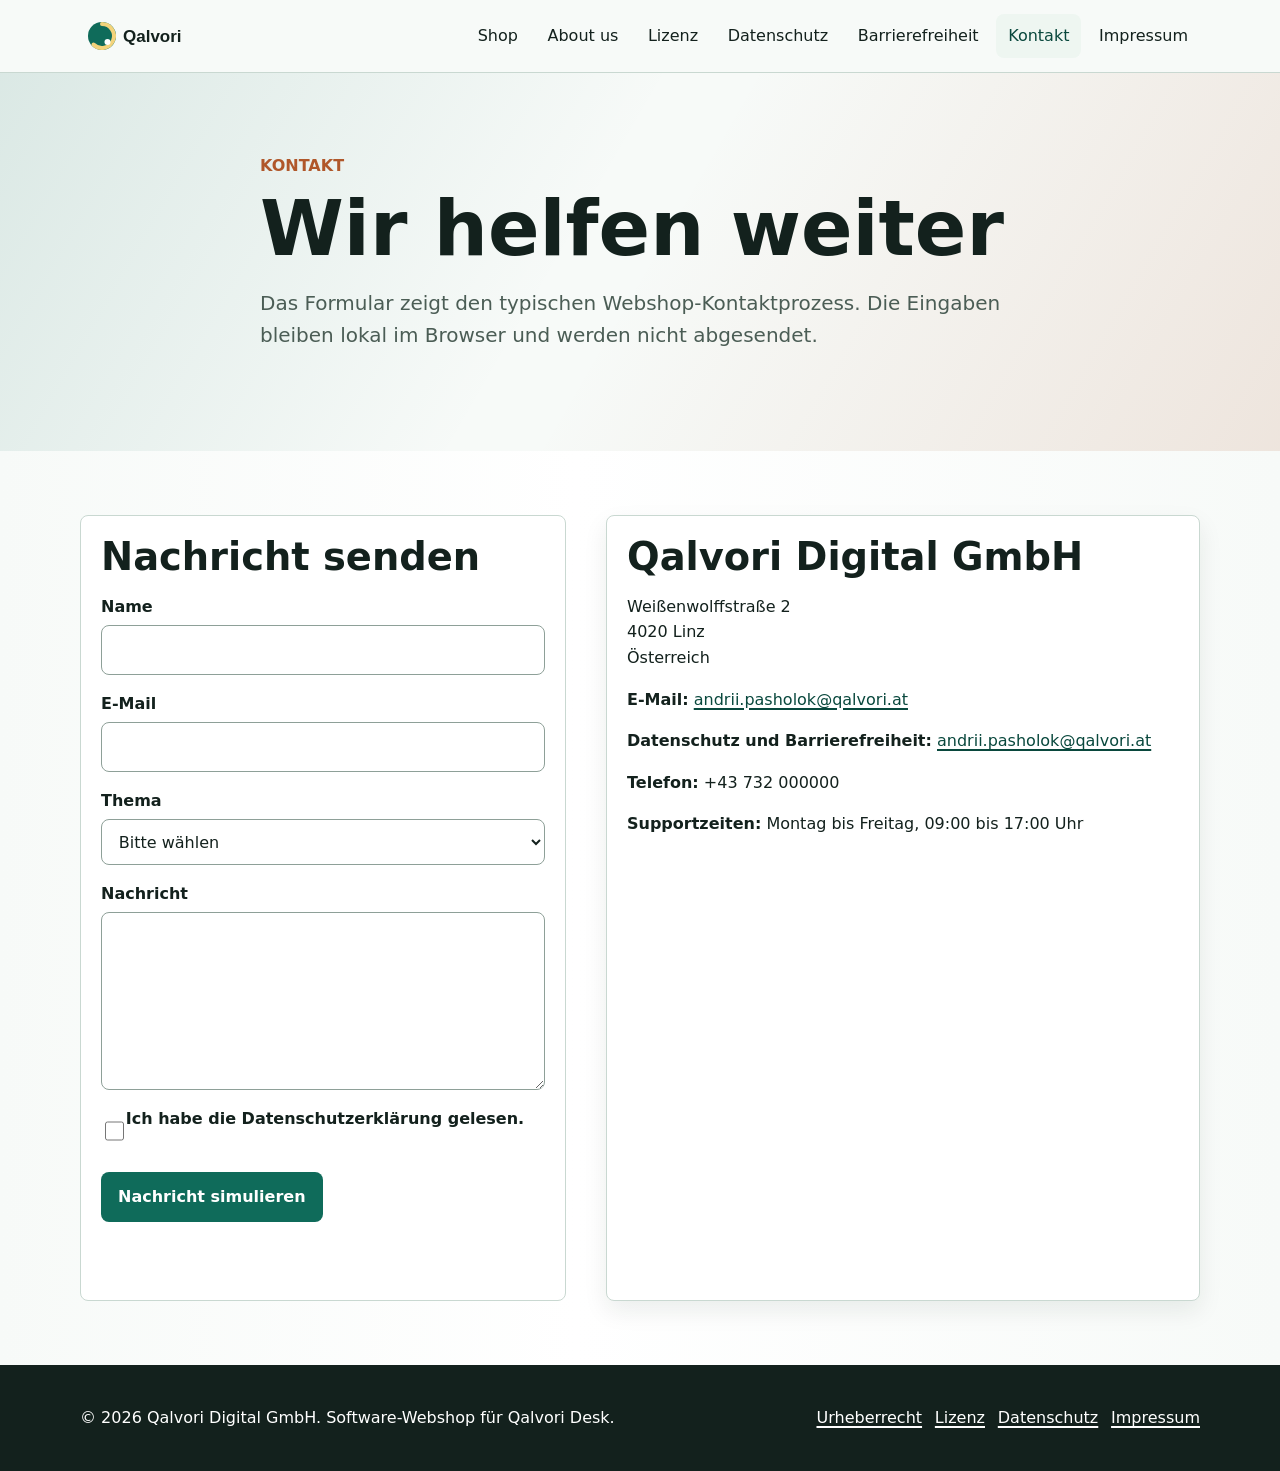
<file: kontakt.html>
<!doctype html>
<html lang="de">
  <head>
    <meta charset="utf-8">
    <meta name="viewport" content="width=device-width, initial-scale=1">
    <title>Kontakt - Qalvori Desk</title>
    <meta name="description" content="Kontaktseite von Qalvori Digital GmbH.">
    <link rel="icon" href="assets/favicon.svg" type="image/svg+xml">
    <link rel="stylesheet" href="assets/styles.css">
    <script src="assets/app.js" defer></script>
  </head>
  <body>
    <a class="skip-link" href="#main">Zum Inhalt springen</a>
    <header class="site-header">
      <div class="container header-grid">
        <a class="brand-link" href="index.html" aria-label="Qalvori Desk Startseite">
          <img src="assets/logo.svg" width="170" height="44" alt="Qalvori">
        </a>
        <nav class="main-nav" aria-label="Hauptnavigation">
          <button class="nav-toggle" type="button" aria-expanded="false" aria-controls="nav-list">Menü</button>
          <ul id="nav-list">
            <li><a href="index.html">Shop</a></li>
            <li><a href="about.html">About us</a></li>
            <li><a href="lizenz.html">Lizenz</a></li>
            <li><a href="datenschutz.html">Datenschutz</a></li>
            <li><a href="barrierefreiheit.html">Barrierefreiheit</a></li>
            <li><a href="kontakt.html" aria-current="page">Kontakt</a></li>
            <li><a href="impressum.html">Impressum</a></li>
          </ul>
        </nav>
      </div>
    </header>

    <main id="main">
      <section class="page-hero">
        <div class="container narrow">
          <p class="eyebrow">Kontakt</p>
          <h1>Wir helfen weiter</h1>
          <p class="lead">Das Formular zeigt den typischen Webshop-Kontaktprozess. Die Eingaben bleiben lokal im Browser und werden nicht abgesendet.</p>
        </div>
      </section>

      <section class="section contact-section">
        <div class="container contact-grid">
          <form class="checkout-form" id="contact-form" novalidate>
            <h2>Nachricht senden</h2>
            <div class="form-field">
              <label for="contact-name">Name</label>
              <input id="contact-name" name="contact-name" autocomplete="name" required>
            </div>
            <div class="form-field">
              <label for="contact-email">E-Mail</label>
              <input id="contact-email" name="contact-email" type="email" autocomplete="email" required>
            </div>
            <div class="form-field">
              <label for="topic">Thema</label>
              <select id="topic" name="topic" required>
                <option value="">Bitte wählen</option>
                <option>Produktfrage</option>
                <option>Lizenz</option>
                <option>Datenschutz</option>
                <option>Barrierefreiheit</option>
              </select>
            </div>
            <div class="form-field">
              <label for="message">Nachricht</label>
              <textarea id="message" name="message" rows="6" required></textarea>
            </div>
            <div class="checkbox-field">
              <input id="privacy-ok" name="privacy-ok" type="checkbox" required>
              <label for="privacy-ok">Ich habe die Datenschutzerklärung gelesen.</label>
            </div>
            <button type="submit" class="button primary">Nachricht simulieren</button>
            <p id="contact-message" class="status" role="status" aria-live="polite"></p>
          </form>

          <address class="contact-card contact-note">
            <h2>Qalvori Digital GmbH</h2>
            <p>Weißenwolffstraße 2<br>4020 Linz<br>Österreich</p>
            <p><strong>E-Mail:</strong> <a href="mailto:andrii.pasholok@qalvori.at">andrii.pasholok@qalvori.at</a></p>
            <p><strong>Datenschutz und Barrierefreiheit:</strong> <a href="mailto:andrii.pasholok@qalvori.at">andrii.pasholok@qalvori.at</a></p>
            <p><strong>Telefon:</strong> +43 732 000000</p>
            <p><strong>Supportzeiten:</strong> Montag bis Freitag, 09:00 bis 17:00 Uhr</p>
          </address>
        </div>
      </section>
    </main>

    <footer class="site-footer">
      <div class="container footer-grid">
        <p>&copy; 2026 Qalvori Digital GmbH. Software-Webshop für Qalvori Desk.</p>
        <ul>
          <li><a href="urheberrecht.html">Urheberrecht</a></li>
          <li><a href="lizenz.html">Lizenz</a></li>
          <li><a href="datenschutz.html">Datenschutz</a></li>
          <li><a href="impressum.html">Impressum</a></li>
        </ul>
      </div>
    </footer>
  </body>
</html>
</file>
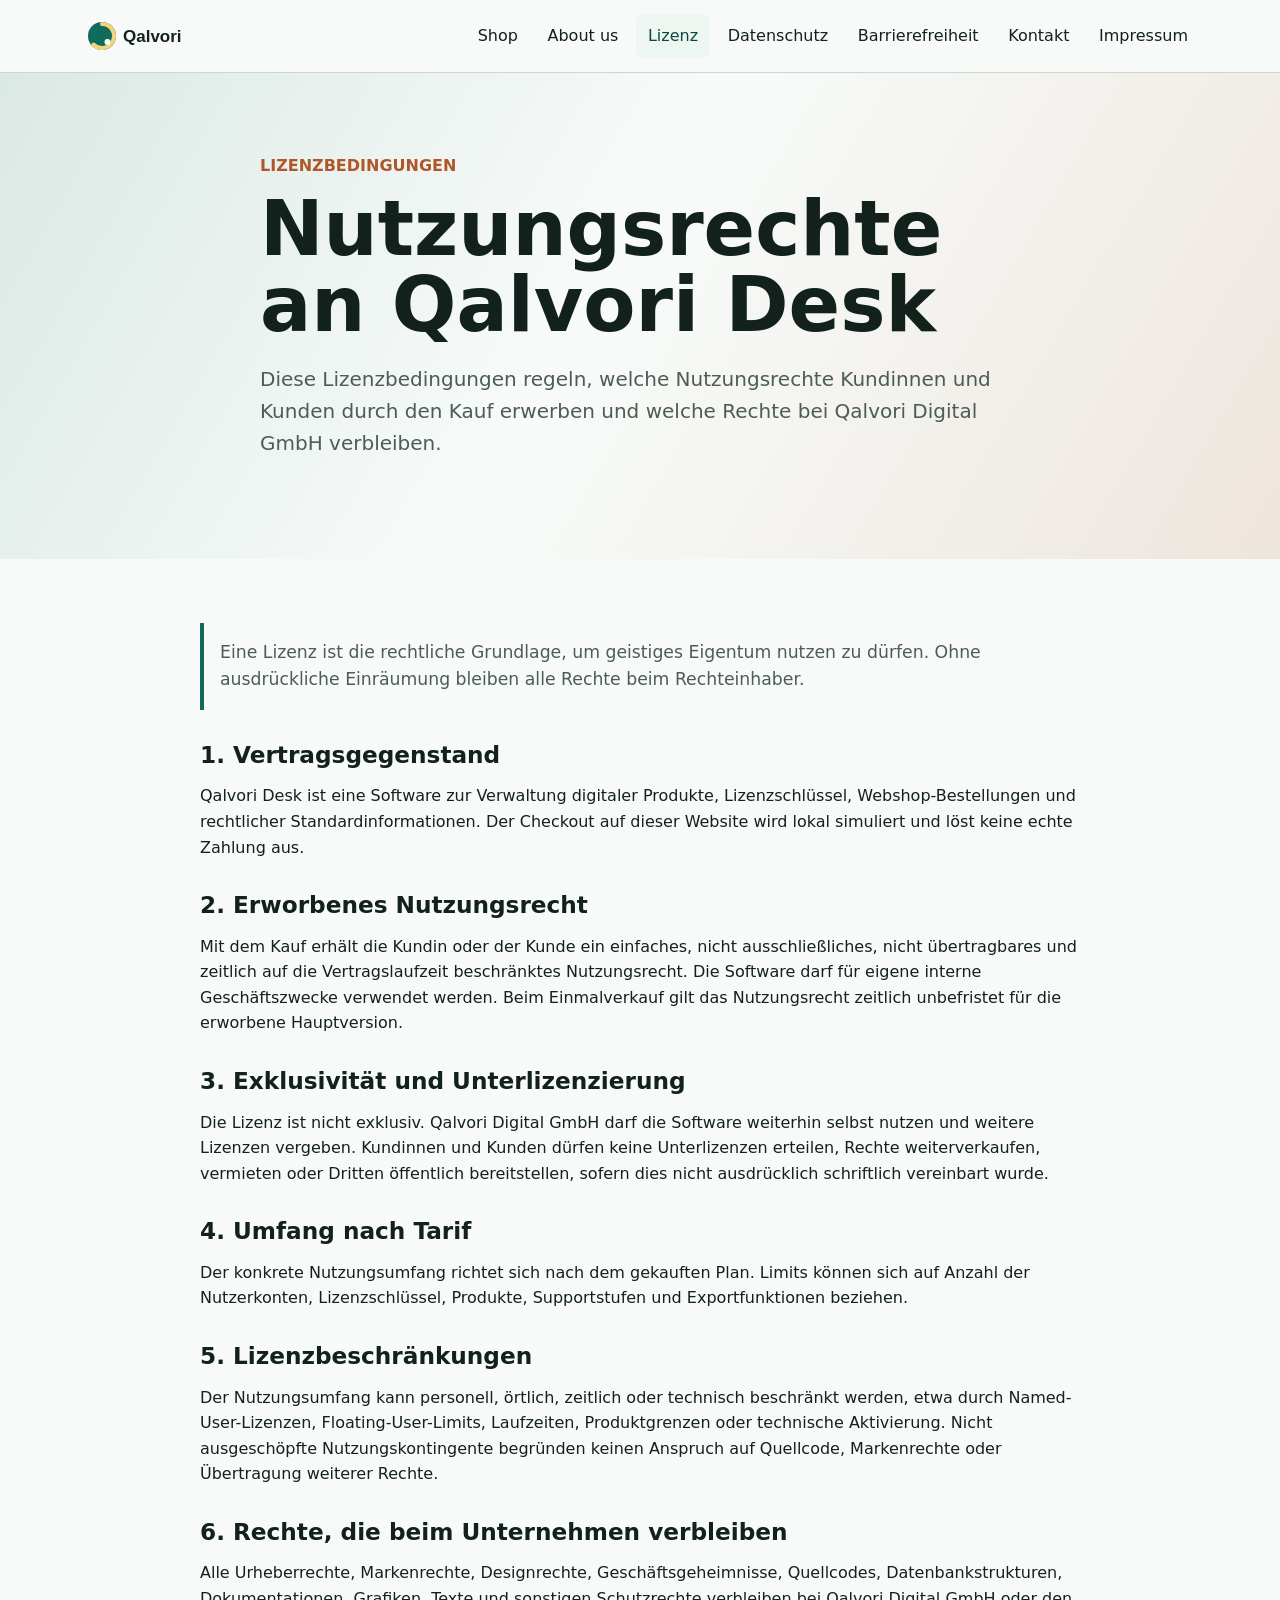
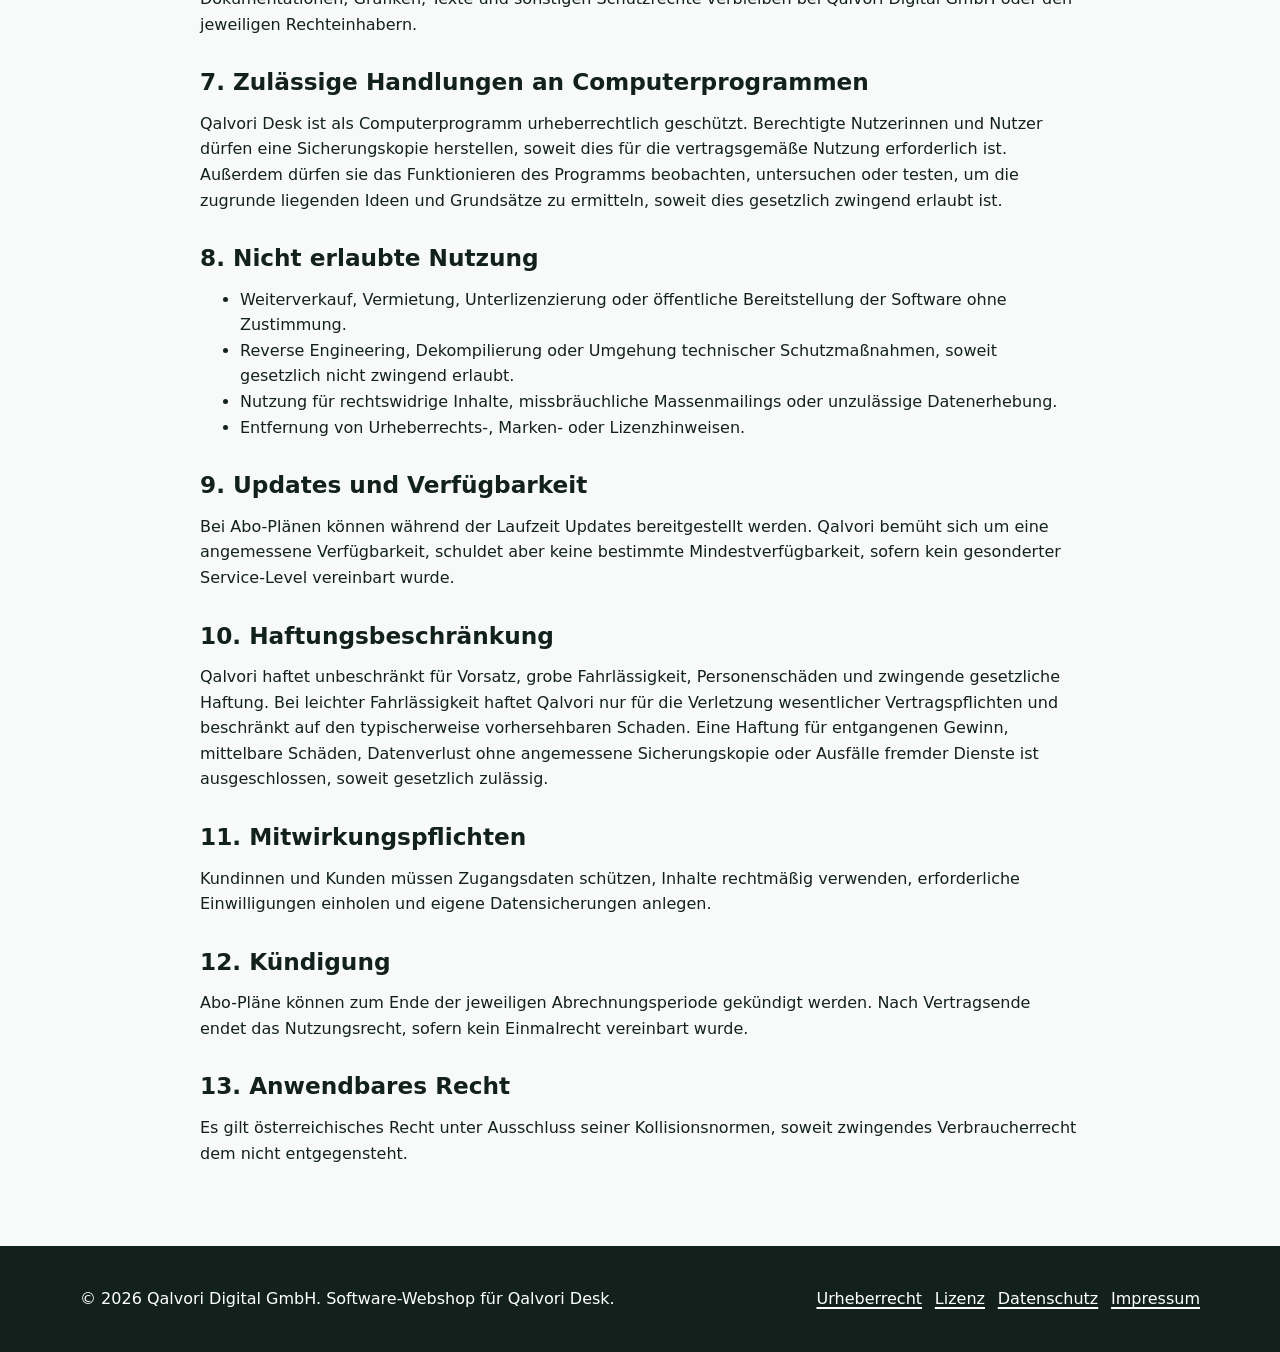
<file: lizenz.html>
<!doctype html>
<html lang="de">
  <head>
    <meta charset="utf-8">
    <meta name="viewport" content="width=device-width, initial-scale=1">
    <title>Lizenz - Qalvori Desk</title>
    <meta name="description" content="Lizenzbedingungen fuer Qalvori Desk.">
    <link rel="icon" href="assets/favicon.svg" type="image/svg+xml">
    <link rel="stylesheet" href="assets/styles.css">
    <script src="assets/app.js" defer></script>
  </head>
  <body>
    <a class="skip-link" href="#main">Zum Inhalt springen</a>
    <header class="site-header">
      <div class="container header-grid">
        <a class="brand-link" href="index.html" aria-label="Qalvori Desk Startseite">
          <img src="assets/logo.svg" width="170" height="44" alt="Qalvori">
        </a>
        <nav class="main-nav" aria-label="Hauptnavigation">
          <button class="nav-toggle" type="button" aria-expanded="false" aria-controls="nav-list">Menü</button>
          <ul id="nav-list">
            <li><a href="index.html">Shop</a></li>
            <li><a href="about.html">About us</a></li>
            <li><a href="lizenz.html" aria-current="page">Lizenz</a></li>
            <li><a href="datenschutz.html">Datenschutz</a></li>
            <li><a href="barrierefreiheit.html">Barrierefreiheit</a></li>
            <li><a href="kontakt.html">Kontakt</a></li>
            <li><a href="impressum.html">Impressum</a></li>
          </ul>
        </nav>
      </div>
    </header>

    <main id="main">
      <section class="page-hero">
        <div class="container narrow">
          <p class="eyebrow">Lizenzbedingungen</p>
          <h1>Nutzungsrechte an Qalvori Desk</h1>
          <p class="lead">Diese Lizenzbedingungen regeln, welche Nutzungsrechte Kundinnen und Kunden durch den Kauf erwerben und welche Rechte bei Qalvori Digital GmbH verbleiben.</p>
        </div>
      </section>

      <section class="section">
        <div class="container legal-single">
          <div class="legal-text">
            <p class="legal-intro">Eine Lizenz ist die rechtliche Grundlage, um geistiges Eigentum nutzen zu dürfen. Ohne ausdrückliche Einräumung bleiben alle Rechte beim Rechteinhaber.</p>
            <h2>1. Vertragsgegenstand</h2>
            <p>Qalvori Desk ist eine Software zur Verwaltung digitaler Produkte, Lizenzschlüssel, Webshop-Bestellungen und rechtlicher Standardinformationen. Der Checkout auf dieser Website wird lokal simuliert und löst keine echte Zahlung aus.</p>

            <h2>2. Erworbenes Nutzungsrecht</h2>
            <p>Mit dem Kauf erhält die Kundin oder der Kunde ein einfaches, nicht ausschließliches, nicht übertragbares und zeitlich auf die Vertragslaufzeit beschränktes Nutzungsrecht. Die Software darf für eigene interne Geschäftszwecke verwendet werden. Beim Einmalverkauf gilt das Nutzungsrecht zeitlich unbefristet für die erworbene Hauptversion.</p>

            <h2>3. Exklusivität und Unterlizenzierung</h2>
            <p>Die Lizenz ist nicht exklusiv. Qalvori Digital GmbH darf die Software weiterhin selbst nutzen und weitere Lizenzen vergeben. Kundinnen und Kunden dürfen keine Unterlizenzen erteilen, Rechte weiterverkaufen, vermieten oder Dritten öffentlich bereitstellen, sofern dies nicht ausdrücklich schriftlich vereinbart wurde.</p>

            <h2>4. Umfang nach Tarif</h2>
            <p>Der konkrete Nutzungsumfang richtet sich nach dem gekauften Plan. Limits können sich auf Anzahl der Nutzerkonten, Lizenzschlüssel, Produkte, Supportstufen und Exportfunktionen beziehen.</p>

            <h2>5. Lizenzbeschränkungen</h2>
            <p>Der Nutzungsumfang kann personell, örtlich, zeitlich oder technisch beschränkt werden, etwa durch Named-User-Lizenzen, Floating-User-Limits, Laufzeiten, Produktgrenzen oder technische Aktivierung. Nicht ausgeschöpfte Nutzungskontingente begründen keinen Anspruch auf Quellcode, Markenrechte oder Übertragung weiterer Rechte.</p>

            <h2>6. Rechte, die beim Unternehmen verbleiben</h2>
            <p>Alle Urheberrechte, Markenrechte, Designrechte, Geschäftsgeheimnisse, Quellcodes, Datenbankstrukturen, Dokumentationen, Grafiken, Texte und sonstigen Schutzrechte verbleiben bei Qalvori Digital GmbH oder den jeweiligen Rechteinhabern.</p>

            <h2>7. Zulässige Handlungen an Computerprogrammen</h2>
            <p>Qalvori Desk ist als Computerprogramm urheberrechtlich geschützt. Berechtigte Nutzerinnen und Nutzer dürfen eine Sicherungskopie herstellen, soweit dies für die vertragsgemäße Nutzung erforderlich ist. Außerdem dürfen sie das Funktionieren des Programms beobachten, untersuchen oder testen, um die zugrunde liegenden Ideen und Grundsätze zu ermitteln, soweit dies gesetzlich zwingend erlaubt ist.</p>

            <h2>8. Nicht erlaubte Nutzung</h2>
            <ul>
              <li>Weiterverkauf, Vermietung, Unterlizenzierung oder öffentliche Bereitstellung der Software ohne Zustimmung.</li>
              <li>Reverse Engineering, Dekompilierung oder Umgehung technischer Schutzmaßnahmen, soweit gesetzlich nicht zwingend erlaubt.</li>
              <li>Nutzung für rechtswidrige Inhalte, missbräuchliche Massenmailings oder unzulässige Datenerhebung.</li>
              <li>Entfernung von Urheberrechts-, Marken- oder Lizenzhinweisen.</li>
            </ul>

            <h2>9. Updates und Verfügbarkeit</h2>
            <p>Bei Abo-Plänen können während der Laufzeit Updates bereitgestellt werden. Qalvori bemüht sich um eine angemessene Verfügbarkeit, schuldet aber keine bestimmte Mindestverfügbarkeit, sofern kein gesonderter Service-Level vereinbart wurde.</p>

            <h2>10. Haftungsbeschränkung</h2>
            <p>Qalvori haftet unbeschränkt für Vorsatz, grobe Fahrlässigkeit, Personenschäden und zwingende gesetzliche Haftung. Bei leichter Fahrlässigkeit haftet Qalvori nur für die Verletzung wesentlicher Vertragspflichten und beschränkt auf den typischerweise vorhersehbaren Schaden. Eine Haftung für entgangenen Gewinn, mittelbare Schäden, Datenverlust ohne angemessene Sicherungskopie oder Ausfälle fremder Dienste ist ausgeschlossen, soweit gesetzlich zulässig.</p>

            <h2>11. Mitwirkungspflichten</h2>
            <p>Kundinnen und Kunden müssen Zugangsdaten schützen, Inhalte rechtmäßig verwenden, erforderliche Einwilligungen einholen und eigene Datensicherungen anlegen.</p>

            <h2>12. Kündigung</h2>
            <p>Abo-Pläne können zum Ende der jeweiligen Abrechnungsperiode gekündigt werden. Nach Vertragsende endet das Nutzungsrecht, sofern kein Einmalrecht vereinbart wurde.</p>

            <h2>13. Anwendbares Recht</h2>
            <p>Es gilt österreichisches Recht unter Ausschluss seiner Kollisionsnormen, soweit zwingendes Verbraucherrecht dem nicht entgegensteht.</p>
          </div>
        </div>
      </section>
    </main>

    <footer class="site-footer">
      <div class="container footer-grid">
        <p>&copy; 2026 Qalvori Digital GmbH. Software-Webshop für Qalvori Desk.</p>
        <ul>
          <li><a href="urheberrecht.html">Urheberrecht</a></li>
          <li><a href="lizenz.html">Lizenz</a></li>
          <li><a href="datenschutz.html">Datenschutz</a></li>
          <li><a href="impressum.html">Impressum</a></li>
        </ul>
      </div>
    </footer>
  </body>
</html>
</file>
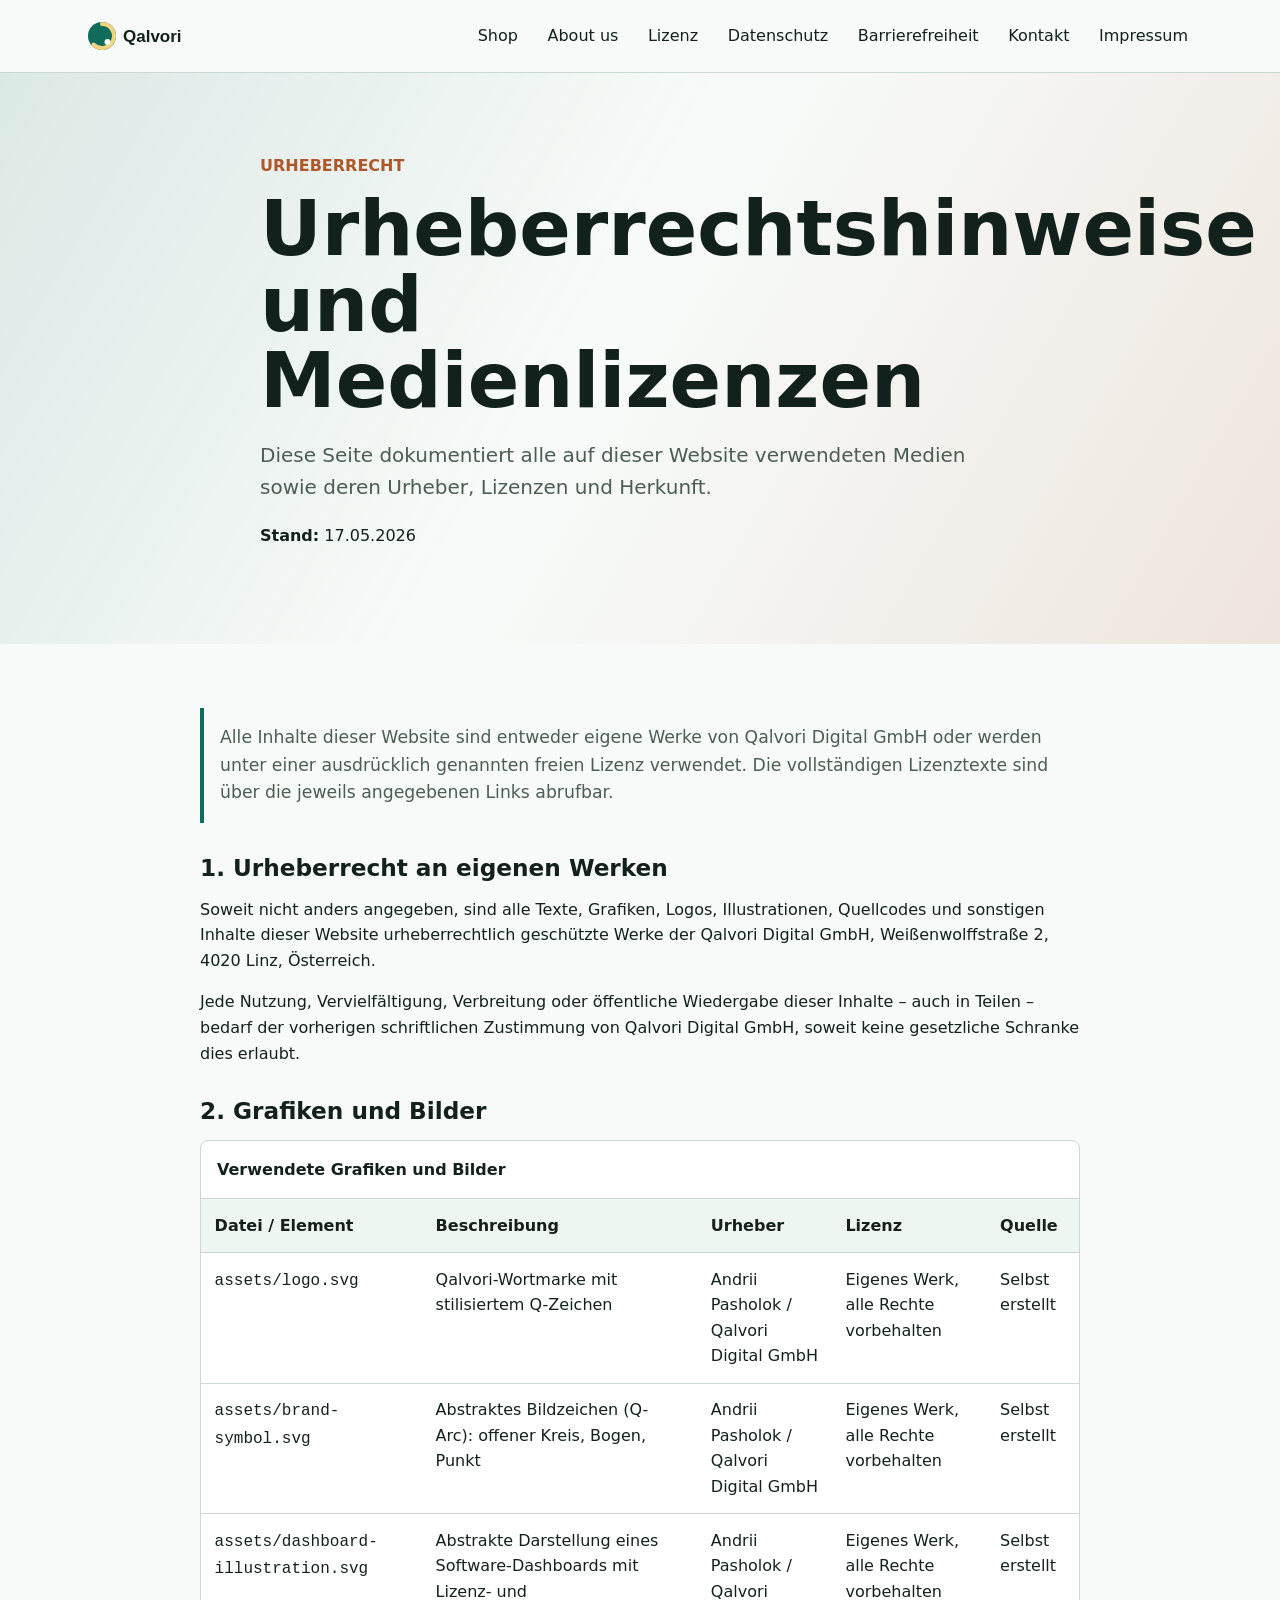
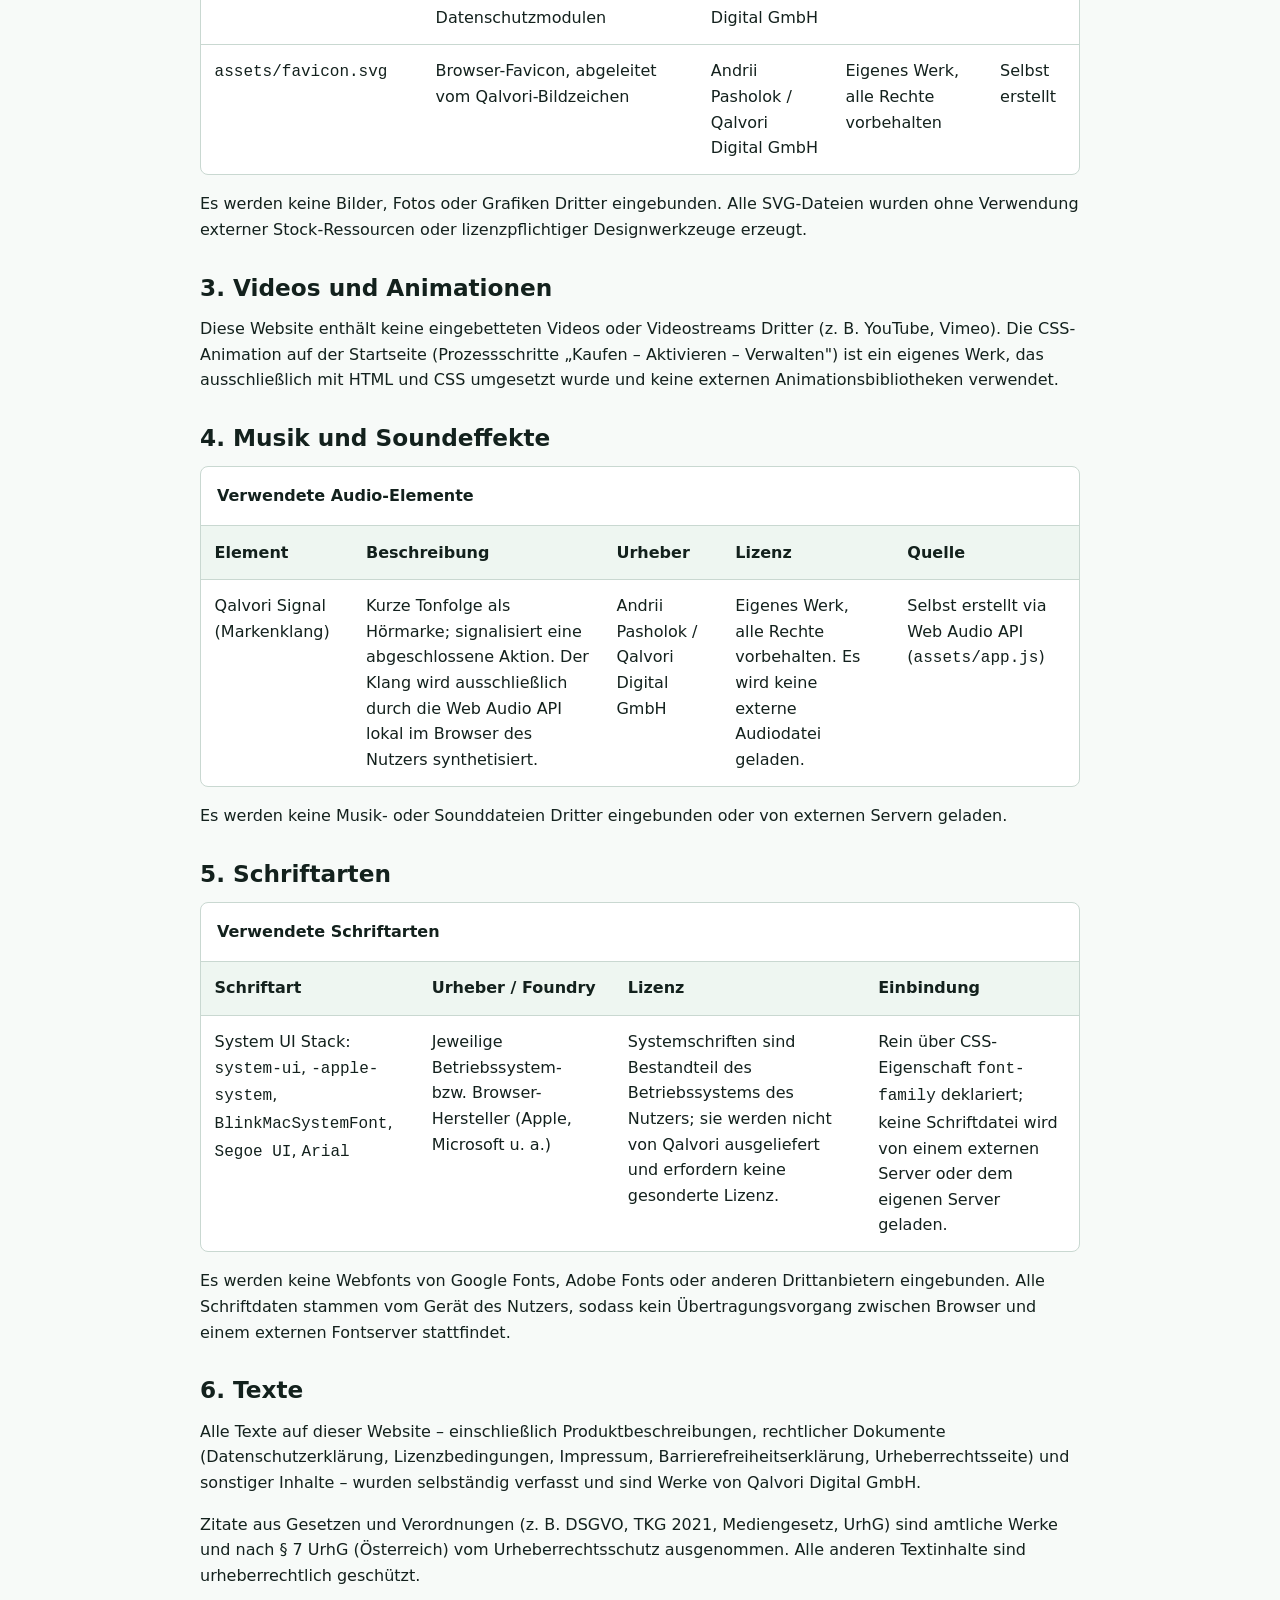
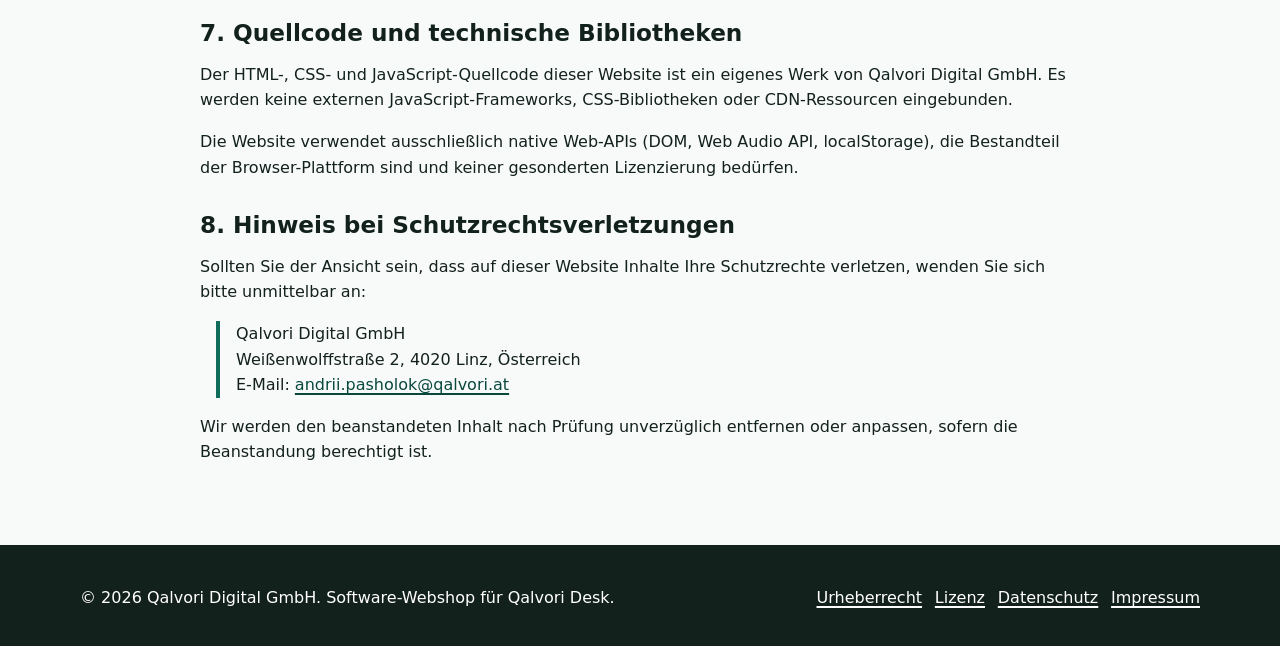
<file: urheberrecht.html>
<!doctype html>
<html lang="de">
  <head>
    <meta charset="utf-8">
    <meta name="viewport" content="width=device-width, initial-scale=1">
    <title>Urheberrecht - Qalvori Desk</title>
    <meta name="description" content="Urheberrechtshinweise und Lizenzen aller verwendeten Medien auf Qalvori Desk.">
    <link rel="icon" href="assets/favicon.svg" type="image/svg+xml">
    <link rel="stylesheet" href="assets/styles.css">
    <script src="assets/app.js" defer></script>
  </head>
  <body>
    <a class="skip-link" href="#main">Zum Inhalt springen</a>
    <header class="site-header">
      <div class="container header-grid">
        <a class="brand-link" href="index.html" aria-label="Qalvori Desk Startseite">
          <img src="assets/logo.svg" width="170" height="44" alt="Qalvori">
        </a>
        <nav class="main-nav" aria-label="Hauptnavigation">
          <button class="nav-toggle" type="button" aria-expanded="false" aria-controls="nav-list">Menü</button>
          <ul id="nav-list">
            <li><a href="index.html">Shop</a></li>
            <li><a href="about.html">About us</a></li>
            <li><a href="lizenz.html">Lizenz</a></li>
            <li><a href="datenschutz.html">Datenschutz</a></li>
            <li><a href="barrierefreiheit.html">Barrierefreiheit</a></li>
            <li><a href="kontakt.html">Kontakt</a></li>
            <li><a href="impressum.html">Impressum</a></li>
          </ul>
        </nav>
      </div>
    </header>

    <main id="main">
      <section class="page-hero">
        <div class="container narrow">
          <p class="eyebrow">Urheberrecht</p>
          <h1>Urheberrechtshinweise und Medienlizenzen</h1>
          <p class="lead">Diese Seite dokumentiert alle auf dieser Website verwendeten Medien sowie deren Urheber, Lizenzen und Herkunft.</p>
          <p><strong>Stand:</strong> 17.05.2026</p>
        </div>
      </section>

      <section class="section">
        <div class="container legal-single">
          <div class="legal-text">

            <p class="legal-intro">Alle Inhalte dieser Website sind entweder eigene Werke von Qalvori Digital GmbH oder werden unter einer ausdrücklich genannten freien Lizenz verwendet. Die vollständigen Lizenztexte sind über die jeweils angegebenen Links abrufbar.</p>

            <!-- ═══════════════════════════════════════════
                 1. EIGENE WERKE
            ════════════════════════════════════════════ -->
            <h2>1. Urheberrecht an eigenen Werken</h2>
            <p>Soweit nicht anders angegeben, sind alle Texte, Grafiken, Logos, Illustrationen, Quellcodes und sonstigen Inhalte dieser Website urheberrechtlich geschützte Werke der Qalvori Digital GmbH, Weißenwolffstraße 2, 4020 Linz, Österreich.</p>
            <p>Jede Nutzung, Vervielfältigung, Verbreitung oder öffentliche Wiedergabe dieser Inhalte – auch in Teilen – bedarf der vorherigen schriftlichen Zustimmung von Qalvori Digital GmbH, soweit keine gesetzliche Schranke dies erlaubt.</p>

            <!-- ═══════════════════════════════════════════
                 2. GRAFIKEN UND BILDER
            ════════════════════════════════════════════ -->
            <h2>2. Grafiken und Bilder</h2>

            <div class="table-wrap">
              <table>
                <caption>Verwendete Grafiken und Bilder</caption>
                <thead>
                  <tr>
                    <th scope="col">Datei / Element</th>
                    <th scope="col">Beschreibung</th>
                    <th scope="col">Urheber</th>
                    <th scope="col">Lizenz</th>
                    <th scope="col">Quelle</th>
                  </tr>
                </thead>
                <tbody>
                  <tr>
                    <td><code>assets/logo.svg</code></td>
                    <td>Qalvori-Wortmarke mit stilisiertem Q-Zeichen</td>
                    <td>Andrii Pasholok / Qalvori Digital GmbH</td>
                    <td>Eigenes Werk, alle Rechte vorbehalten</td>
                    <td>Selbst erstellt</td>
                  </tr>
                  <tr>
                    <td><code>assets/brand-symbol.svg</code></td>
                    <td>Abstraktes Bildzeichen (Q-Arc): offener Kreis, Bogen, Punkt</td>
                    <td>Andrii Pasholok / Qalvori Digital GmbH</td>
                    <td>Eigenes Werk, alle Rechte vorbehalten</td>
                    <td>Selbst erstellt</td>
                  </tr>
                  <tr>
                    <td><code>assets/dashboard-illustration.svg</code></td>
                    <td>Abstrakte Darstellung eines Software-Dashboards mit Lizenz- und Datenschutzmodulen</td>
                    <td>Andrii Pasholok / Qalvori Digital GmbH</td>
                    <td>Eigenes Werk, alle Rechte vorbehalten</td>
                    <td>Selbst erstellt</td>
                  </tr>
                  <tr>
                    <td><code>assets/favicon.svg</code></td>
                    <td>Browser-Favicon, abgeleitet vom Qalvori-Bildzeichen</td>
                    <td>Andrii Pasholok / Qalvori Digital GmbH</td>
                    <td>Eigenes Werk, alle Rechte vorbehalten</td>
                    <td>Selbst erstellt</td>
                  </tr>
                </tbody>
              </table>
            </div>

            <p>Es werden keine Bilder, Fotos oder Grafiken Dritter eingebunden. Alle SVG-Dateien wurden ohne Verwendung externer Stock-Ressourcen oder lizenzpflichtiger Designwerkzeuge erzeugt.</p>

            <!-- ═══════════════════════════════════════════
                 3. VIDEOS UND ANIMATIONEN
            ════════════════════════════════════════════ -->
            <h2>3. Videos und Animationen</h2>
            <p>Diese Website enthält keine eingebetteten Videos oder Videostreams Dritter (z. B. YouTube, Vimeo). Die CSS-Animation auf der Startseite (Prozessschritte „Kaufen – Aktivieren – Verwalten") ist ein eigenes Werk, das ausschließlich mit HTML und CSS umgesetzt wurde und keine externen Animationsbibliotheken verwendet.</p>

            <!-- ═══════════════════════════════════════════
                 4. MUSIK UND SOUNDEFFEKTE
            ════════════════════════════════════════════ -->
            <h2>4. Musik und Soundeffekte</h2>

            <div class="table-wrap">
              <table>
                <caption>Verwendete Audio-Elemente</caption>
                <thead>
                  <tr>
                    <th scope="col">Element</th>
                    <th scope="col">Beschreibung</th>
                    <th scope="col">Urheber</th>
                    <th scope="col">Lizenz</th>
                    <th scope="col">Quelle</th>
                  </tr>
                </thead>
                <tbody>
                  <tr>
                    <td>Qalvori Signal (Markenklang)</td>
                    <td>Kurze Tonfolge als Hörmarke; signalisiert eine abgeschlossene Aktion. Der Klang wird ausschließlich durch die Web Audio API lokal im Browser des Nutzers synthetisiert.</td>
                    <td>Andrii Pasholok / Qalvori Digital GmbH</td>
                    <td>Eigenes Werk, alle Rechte vorbehalten. Es wird keine externe Audiodatei geladen.</td>
                    <td>Selbst erstellt via Web Audio API (<code>assets/app.js</code>)</td>
                  </tr>
                </tbody>
              </table>
            </div>

            <p>Es werden keine Musik- oder Sounddateien Dritter eingebunden oder von externen Servern geladen.</p>

            <!-- ═══════════════════════════════════════════
                 5. SCHRIFTARTEN
            ════════════════════════════════════════════ -->
            <h2>5. Schriftarten</h2>

            <div class="table-wrap">
              <table>
                <caption>Verwendete Schriftarten</caption>
                <thead>
                  <tr>
                    <th scope="col">Schriftart</th>
                    <th scope="col">Urheber / Foundry</th>
                    <th scope="col">Lizenz</th>
                    <th scope="col">Einbindung</th>
                  </tr>
                </thead>
                <tbody>
                  <tr>
                    <td>System UI Stack:<br>
                        <code>system-ui</code>, <code>-apple-system</code>,<br>
                        <code>BlinkMacSystemFont</code>, <code>Segoe UI</code>, <code>Arial</code>
                    </td>
                    <td>Jeweilige Betriebssystem- bzw. Browser-Hersteller (Apple, Microsoft u. a.)</td>
                    <td>Systemschriften sind Bestandteil des Betriebssystems des Nutzers; sie werden nicht von Qalvori ausgeliefert und erfordern keine gesonderte Lizenz.</td>
                    <td>Rein über CSS-Eigenschaft <code>font-family</code> deklariert; keine Schriftdatei wird von einem externen Server oder dem eigenen Server geladen.</td>
                  </tr>
                </tbody>
              </table>
            </div>

            <p>Es werden keine Webfonts von Google Fonts, Adobe Fonts oder anderen Drittanbietern eingebunden. Alle Schriftdaten stammen vom Gerät des Nutzers, sodass kein Übertragungsvorgang zwischen Browser und einem externen Fontserver stattfindet.</p>

            <!-- ═══════════════════════════════════════════
                 6. TEXTE
            ════════════════════════════════════════════ -->
            <h2>6. Texte</h2>
            <p>Alle Texte auf dieser Website – einschließlich Produktbeschreibungen, rechtlicher Dokumente (Datenschutzerklärung, Lizenzbedingungen, Impressum, Barrierefreiheitserklärung, Urheberrechtsseite) und sonstiger Inhalte – wurden selbständig verfasst und sind Werke von Qalvori Digital GmbH.</p>
            <p>Zitate aus Gesetzen und Verordnungen (z. B. DSGVO, TKG 2021, Mediengesetz, UrhG) sind amtliche Werke und nach § 7 UrhG (Österreich) vom Urheberrechtsschutz ausgenommen. Alle anderen Textinhalte sind urheberrechtlich geschützt.</p>

            <!-- ═══════════════════════════════════════════
                 7. QUELLCODE
            ════════════════════════════════════════════ -->
            <h2>7. Quellcode und technische Bibliotheken</h2>
            <p>Der HTML-, CSS- und JavaScript-Quellcode dieser Website ist ein eigenes Werk von Qalvori Digital GmbH. Es werden keine externen JavaScript-Frameworks, CSS-Bibliotheken oder CDN-Ressourcen eingebunden.</p>
            <p>Die Website verwendet ausschließlich native Web-APIs (DOM, Web Audio API, localStorage), die Bestandteil der Browser-Plattform sind und keiner gesonderten Lizenzierung bedürfen.</p>

            <!-- ═══════════════════════════════════════════
                 8. HINWEIS ZUR SCHUTZRECHTSVERLETZUNG
            ════════════════════════════════════════════ -->
            <h2>8. Hinweis bei Schutzrechtsverletzungen</h2>
            <p>Sollten Sie der Ansicht sein, dass auf dieser Website Inhalte Ihre Schutzrechte verletzen, wenden Sie sich bitte unmittelbar an:</p>
            <address style="font-style: normal; margin: 0.5rem 0 1rem 1rem; padding-left: 1rem; border-left: 4px solid var(--brand);">
              Qalvori Digital GmbH<br>
              Weißenwolffstraße 2, 4020 Linz, Österreich<br>
              E-Mail: <a href="mailto:andrii.pasholok@qalvori.at">andrii.pasholok@qalvori.at</a>
            </address>
            <p>Wir werden den beanstandeten Inhalt nach Prüfung unverzüglich entfernen oder anpassen, sofern die Beanstandung berechtigt ist.</p>

          </div>
        </div>
      </section>
    </main>

    <footer class="site-footer">
      <div class="container footer-grid">
        <p>&copy; 2026 Qalvori Digital GmbH. Software-Webshop für Qalvori Desk.</p>
        <ul>
          <li><a href="urheberrecht.html">Urheberrecht</a></li>
          <li><a href="lizenz.html">Lizenz</a></li>
          <li><a href="datenschutz.html">Datenschutz</a></li>
          <li><a href="impressum.html">Impressum</a></li>
        </ul>
      </div>
    </footer>
  </body>
</html>
</file>
<file: assets/styles.css>
:root {
  color-scheme: light;
  --bg: #f7faf8;
  --surface: #ffffff;
  --surface-strong: #eef6f1;
  --text: #13211d;
  --muted: #4b5d55;
  --brand: #0f6b5a;
  --brand-dark: #09483d;
  --accent: #b0572a;
  --accent-soft: #f3d37b;
  --border: #c9d8d1;
  --shadow: 0 14px 38px rgba(19, 33, 29, 0.12);
  --radius: 8px;
  --container: 1120px;
}

* {
  box-sizing: border-box;
}

html {
  scroll-behavior: smooth;
}

body {
  margin: 0;
  background: var(--bg);
  color: var(--text);
  font-family: system-ui, -apple-system, BlinkMacSystemFont, "Segoe UI", Arial, sans-serif;
  font-size: 16px;
  line-height: 1.6;
}

img,
svg {
  max-width: 100%;
  height: auto;
}

a {
  color: var(--brand-dark);
  text-decoration-thickness: 0.12em;
  text-underline-offset: 0.18em;
}

a:hover {
  color: var(--accent);
}

:focus-visible {
  outline: 3px solid var(--accent);
  outline-offset: 4px;
}

.skip-link {
  position: absolute;
  left: 1rem;
  top: 1rem;
  z-index: 20;
  transform: translateY(-140%);
  background: var(--text);
  color: #fff;
  padding: 0.75rem 1rem;
  border-radius: var(--radius);
}

.skip-link:focus {
  transform: translateY(0);
}

.container {
  width: min(100% - 2rem, var(--container));
  margin-inline: auto;
}

.narrow {
  width: min(100% - 2rem, 760px);
}

.site-header {
  position: sticky;
  top: 0;
  z-index: 10;
  background: rgba(247, 250, 248, 0.96);
  border-bottom: 1px solid var(--border);
  backdrop-filter: blur(10px);
}

.header-grid {
  display: grid;
  grid-template-columns: auto 1fr;
  align-items: center;
  gap: 1rem;
  min-height: 72px;
}

.brand-link {
  display: inline-flex;
  align-items: center;
}

.main-nav {
  justify-self: end;
}

.main-nav ul {
  display: flex;
  align-items: center;
  gap: 0.35rem;
  margin: 0;
  padding: 0;
  list-style: none;
}

.main-nav a {
  display: inline-flex;
  min-height: 44px;
  align-items: center;
  padding: 0.5rem 0.75rem;
  border-radius: var(--radius);
  color: var(--text);
  text-decoration: none;
}

.main-nav a:hover,
.main-nav a[aria-current="page"] {
  background: var(--surface-strong);
  color: var(--brand-dark);
}

.nav-toggle {
  display: none;
  min-height: 44px;
  padding: 0.55rem 0.8rem;
  border: 1px solid var(--border);
  border-radius: var(--radius);
  background: var(--surface);
  color: var(--text);
  font: inherit;
}

.hero,
.page-hero {
  padding: 5rem 0;
  background:
    linear-gradient(120deg, rgba(15, 107, 90, 0.12), transparent 45%),
    linear-gradient(300deg, rgba(176, 87, 42, 0.13), transparent 50%);
}

.hero-grid {
  display: grid;
  grid-template-columns: minmax(0, 1fr) minmax(320px, 0.95fr);
  gap: 3.5rem;
  align-items: center;
}

.hero-copy h1,
.page-hero h1 {
  margin: 0 0 1rem;
  font-size: 4.75rem;
  line-height: 1;
  letter-spacing: 0;
}

.lead {
  max-width: 64ch;
  color: var(--muted);
  font-size: 1.25rem;
}

.eyebrow {
  margin: 0 0 0.75rem;
  color: var(--accent);
  font-weight: 800;
  text-transform: uppercase;
  letter-spacing: 0;
}

.hero-actions,
.cookie-actions {
  display: flex;
  flex-wrap: wrap;
  gap: 0.75rem;
  margin-top: 1.4rem;
}

.button {
  display: inline-flex;
  min-height: 44px;
  align-items: center;
  justify-content: center;
  gap: 0.45rem;
  padding: 0.72rem 1rem;
  border: 1px solid transparent;
  border-radius: var(--radius);
  font: inherit;
  font-weight: 800;
  text-decoration: none;
  cursor: pointer;
}

.button.primary {
  background: var(--brand);
  color: #fff;
}

.button.primary:hover {
  background: var(--brand-dark);
  color: #fff;
}

.button.secondary {
  background: var(--surface);
  color: var(--brand-dark);
  border-color: var(--brand);
}

.button.secondary:hover {
  background: var(--surface-strong);
  color: var(--brand-dark);
}

.text-button {
  padding-inline: 0;
  background: transparent;
  color: var(--brand-dark);
  text-decoration: underline;
  text-underline-offset: 0.2em;
}

.hero-media {
  margin: 0;
}

.hero-media img {
  display: block;
  border: 1px solid var(--border);
  border-radius: var(--radius);
  background: var(--surface);
  box-shadow: var(--shadow);
}

.hero-media figcaption {
  margin-top: 0.75rem;
  color: var(--muted);
  font-size: 0.95rem;
}

.section {
  padding: 4rem 0;
}

.muted {
  background: var(--surface-strong);
}

.section-heading {
  max-width: 760px;
  margin-bottom: 2rem;
}

h2 {
  margin: 0 0 1rem;
  font-size: 2.4rem;
  line-height: 1.1;
  letter-spacing: 0;
}

h3 {
  margin: 0 0 0.7rem;
  font-size: 1.22rem;
  line-height: 1.25;
  letter-spacing: 0;
}

.two-column,
.business-grid,
.checkout-grid,
.contact-grid,
.media-grid,
.legal-layout {
  display: grid;
  grid-template-columns: minmax(0, 0.9fr) minmax(0, 1.1fr);
  gap: 2.5rem;
}

.legal-single {
  width: min(100% - 2rem, 880px);
}

.legal-intro {
  margin: 0 0 2rem;
  padding: 1rem 0 1rem 1rem;
  border-left: 4px solid var(--brand);
  color: var(--muted);
  font-size: 1.08rem;
}

.story-block {
  align-items: start;
}

.story-block .feature-list {
  transform: translateY(1.25rem);
}

.company-band {
  border-block: 1px solid var(--border);
}

.contact-section {
  background: linear-gradient(90deg, var(--bg), #ffffff 45%, var(--bg));
}

.contact-note {
  border-color: var(--brand);
  box-shadow: 0 10px 24px rgba(19, 33, 29, 0.08);
}

.feature-list,
.product-grid,
.brand-grid {
  display: grid;
  grid-template-columns: repeat(2, minmax(0, 1fr));
  gap: 1rem;
}

.product-grid,
.brand-grid {
  grid-template-columns: repeat(3, minmax(0, 1fr));
}

.feature-card,
.product-card,
.brand-card,
.cart-panel,
.checkout-form,
.contact-card {
  background: var(--surface);
  border: 1px solid var(--border);
  border-radius: var(--radius);
  padding: 1.25rem;
}

.feature-card,
.product-card,
.brand-card {
  box-shadow: 0 6px 18px rgba(19, 33, 29, 0.07);
}

.product-card {
  display: flex;
  min-height: 430px;
  flex-direction: column;
}

.product-card .button {
  margin-top: auto;
}

.product-card.featured {
  border-color: var(--brand);
  box-shadow: var(--shadow);
}

.badge {
  align-self: flex-start;
  margin: 0 0 0.75rem;
  padding: 0.25rem 0.55rem;
  border-radius: 999px;
  background: var(--accent-soft);
  color: #3a2500;
  font-weight: 800;
}

.price {
  margin: 0 0 0.75rem;
  color: var(--brand-dark);
  font-size: 2rem;
  font-weight: 900;
  line-height: 1.1;
}

.price span {
  display: block;
  color: var(--muted);
  font-size: 1rem;
  font-weight: 600;
}

.facts {
  display: grid;
  gap: 0.75rem;
  margin: 0;
}

.facts div {
  padding: 0.8rem 0;
  border-bottom: 1px solid var(--border);
}

.facts dt {
  color: var(--muted);
  font-weight: 800;
}

.facts dd {
  margin: 0.15rem 0 0;
}

.process-animation {
  display: grid;
  grid-template-columns: 1fr 42px 1fr 42px 1fr;
  align-items: center;
  min-height: 150px;
}

.process-step {
  display: grid;
  min-height: 80px;
  place-items: center;
  border: 2px solid var(--brand);
  border-radius: var(--radius);
  background: var(--surface);
  color: var(--brand-dark);
  font-weight: 900;
  animation: stepPulse 4.5s ease-in-out infinite;
}

.process-step:nth-of-type(3) {
  animation-delay: 1.5s;
}

.process-step:nth-of-type(5) {
  animation-delay: 3s;
}

.process-line {
  height: 3px;
  background: var(--accent);
}

@keyframes stepPulse {
  0%,
  100% {
    transform: translateY(0);
    background: var(--surface);
  }
  35% {
    transform: translateY(-5px);
    background: #fff3ce;
  }
}

.cart-items {
  min-height: 4rem;
  margin: 1rem 0;
  padding-left: 1.2rem;
}

.cart-total {
  font-size: 1.2rem;
}

.status {
  min-height: 1.6rem;
  color: var(--brand-dark);
  font-weight: 700;
}

.form-field,
.checkbox-field {
  display: grid;
  gap: 0.35rem;
  margin-bottom: 1rem;
}

.checkbox-field {
  grid-template-columns: 1.2rem 1fr;
  align-items: start;
}

label {
  font-weight: 800;
}

input,
select,
textarea {
  width: 100%;
  min-height: 44px;
  padding: 0.7rem 0.8rem;
  border: 1px solid #8ea098;
  border-radius: var(--radius);
  background: #fff;
  color: var(--text);
  font: inherit;
}

textarea {
  resize: vertical;
}

input[aria-invalid="true"],
select[aria-invalid="true"],
textarea[aria-invalid="true"] {
  border-color: #9d261d;
  box-shadow: 0 0 0 3px rgba(157, 38, 29, 0.18);
}

.brand-card img {
  display: block;
  margin: 0 auto 1rem;
}

.legal-text h2 {
  margin-top: 2rem;
  font-size: 1.45rem;
}

.legal-text h2:first-child {
  margin-top: 0;
}

.standalone {
  max-width: 850px;
  margin-top: 2rem;
}

.table-wrap {
  overflow-x: auto;
  border: 1px solid var(--border);
  border-radius: var(--radius);
  background: var(--surface);
}

table {
  width: 100%;
  min-width: 820px;
  border-collapse: collapse;
}

caption {
  padding: 1rem;
  text-align: left;
  font-weight: 900;
}

th,
td {
  padding: 0.85rem;
  border-top: 1px solid var(--border);
  text-align: left;
  vertical-align: top;
}

th {
  background: var(--surface-strong);
}

.contact-card {
  font-style: normal;
}

.cookie-banner {
  position: fixed;
  right: 1rem;
  bottom: 1rem;
  left: 1rem;
  z-index: 30;
  display: grid;
  grid-template-columns: 1fr auto;
  gap: 1rem;
  align-items: center;
  max-width: 980px;
  margin: 0 auto;
  padding: 1rem;
  border: 1px solid var(--border);
  border-radius: var(--radius);
  background: var(--surface);
  box-shadow: var(--shadow);
}

.cookie-banner[hidden] {
  display: none;
}

.cookie-banner h2 {
  margin: 0 0 0.35rem;
  font-size: 1.2rem;
}

.cookie-banner p {
  margin: 0;
}

.site-footer {
  padding: 1.5rem 0;
  background: var(--text);
  color: #fff;
}

.footer-grid {
  display: flex;
  flex-wrap: wrap;
  gap: 1rem;
  align-items: center;
  justify-content: space-between;
}

.site-footer a {
  color: #fff;
}

.site-footer ul {
  display: flex;
  flex-wrap: wrap;
  gap: 0.8rem;
  margin: 0;
  padding: 0;
  list-style: none;
}

@media (max-width: 920px) {
  .header-grid,
  .hero-grid,
  .two-column,
  .business-grid,
  .checkout-grid,
  .contact-grid,
  .media-grid,
  .legal-layout {
    grid-template-columns: 1fr;
  }

  .main-nav {
    justify-self: stretch;
  }

  .nav-toggle {
    display: inline-flex;
    align-items: center;
    justify-content: center;
    margin-left: auto;
  }

  .main-nav ul {
    display: none;
    flex-direction: column;
    align-items: stretch;
    width: 100%;
    padding: 0.75rem 0 1rem;
  }

  .main-nav.is-open ul {
    display: flex;
  }

  .main-nav a {
    width: 100%;
  }

  .feature-list,
  .product-grid,
  .brand-grid {
    grid-template-columns: 1fr;
  }

  .product-card {
    min-height: 0;
  }

  .cookie-banner {
    grid-template-columns: 1fr;
  }

  .hero,
  .page-hero {
    padding: 3.5rem 0;
  }

  .hero-grid,
  .two-column,
  .business-grid,
  .checkout-grid,
  .contact-grid,
  .media-grid,
  .legal-layout {
    gap: 1.75rem;
  }

  .hero-copy h1,
  .page-hero h1 {
    font-size: 3.4rem;
  }

  h2 {
    font-size: 2rem;
  }
}

@media (max-width: 560px) {
  .container,
  .narrow {
    width: min(100% - 1rem, var(--container));
  }

  .header-grid {
    min-height: 64px;
  }

  .hero,
  .page-hero,
  .section {
    padding-block: 2rem;
  }

  .hero-copy h1,
  .page-hero h1 {
    font-size: 2.5rem;
  }

  .lead {
    font-size: 1.1rem;
  }

  h2 {
    font-size: 1.75rem;
  }

  .process-animation {
    grid-template-columns: 1fr;
    gap: 0.65rem;
  }

  .process-line {
    width: 3px;
    height: 26px;
    justify-self: center;
  }

  .button {
    width: 100%;
  }
}

@media (prefers-reduced-motion: reduce) {
  html {
    scroll-behavior: auto;
  }

  *,
  *::before,
  *::after {
    animation-duration: 0.001ms !important;
    animation-iteration-count: 1 !important;
    scroll-behavior: auto !important;
    transition-duration: 0.001ms !important;
  }
}
</file>
